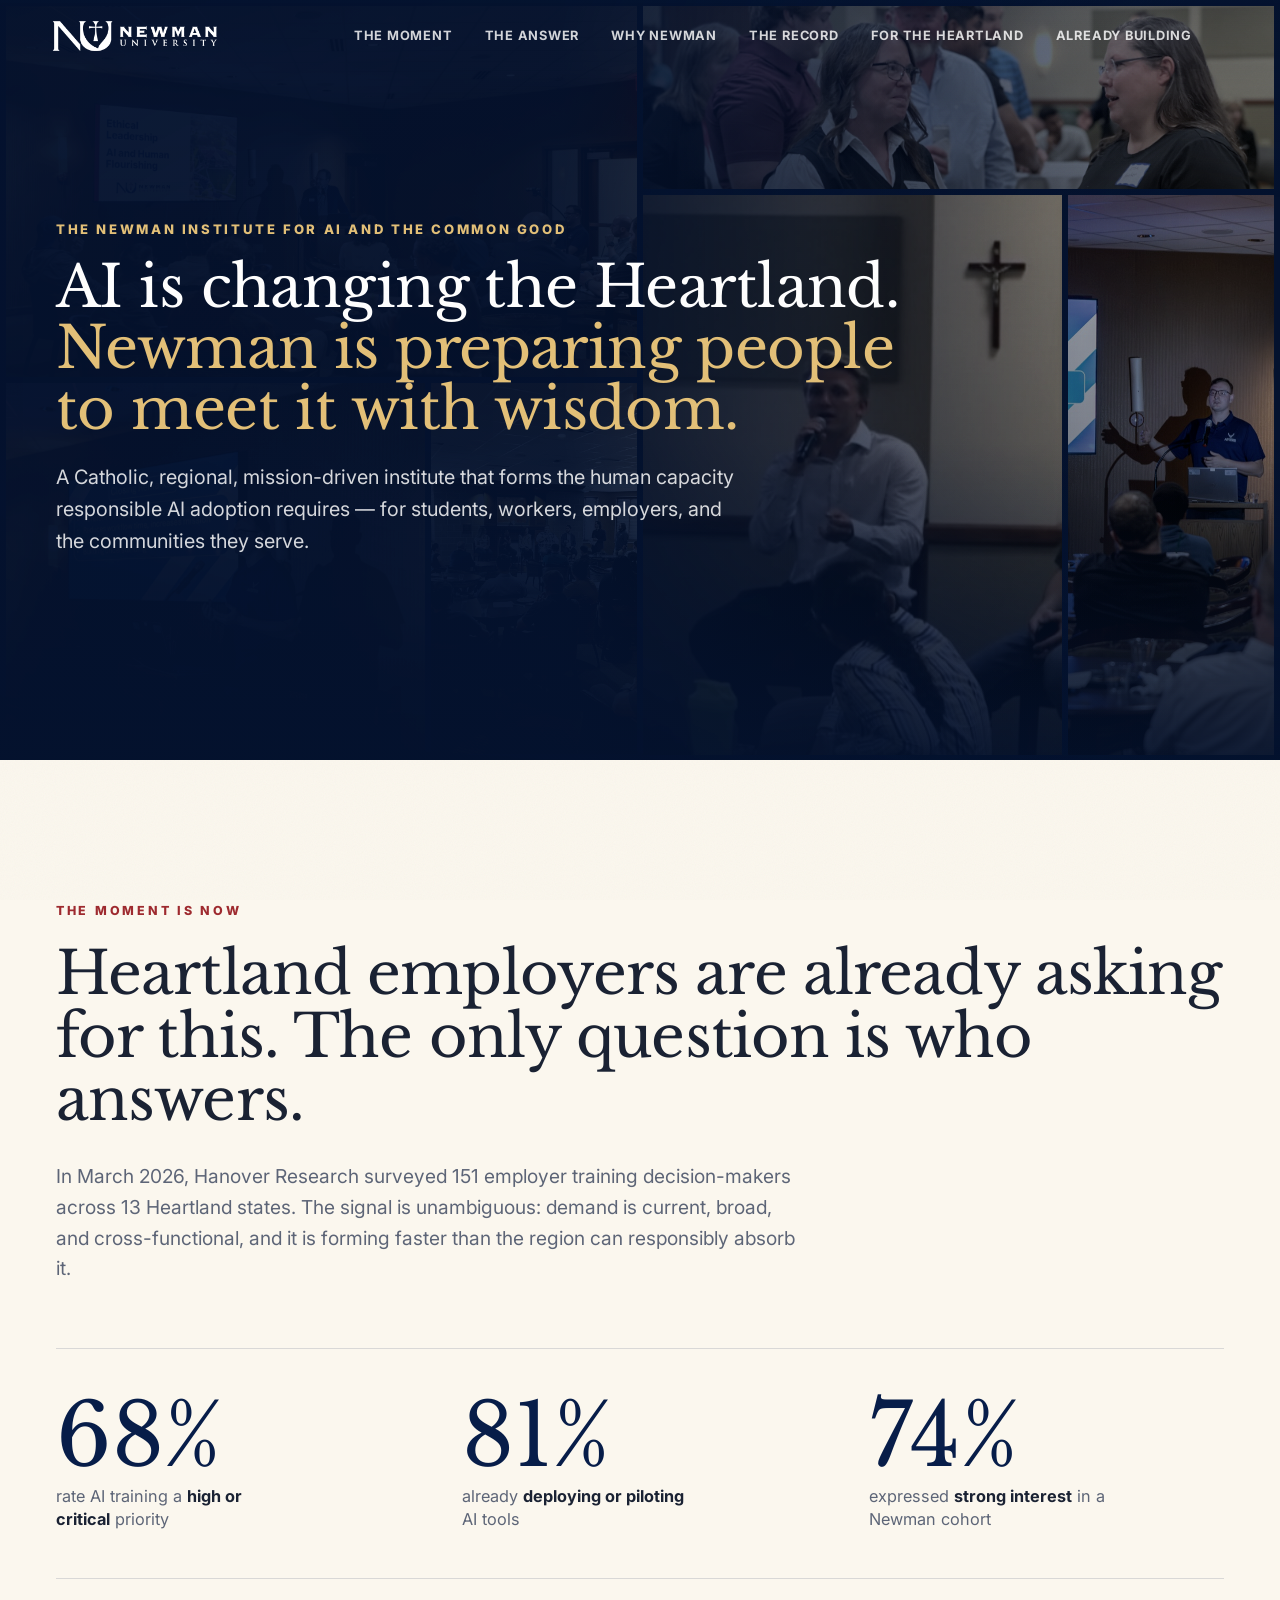
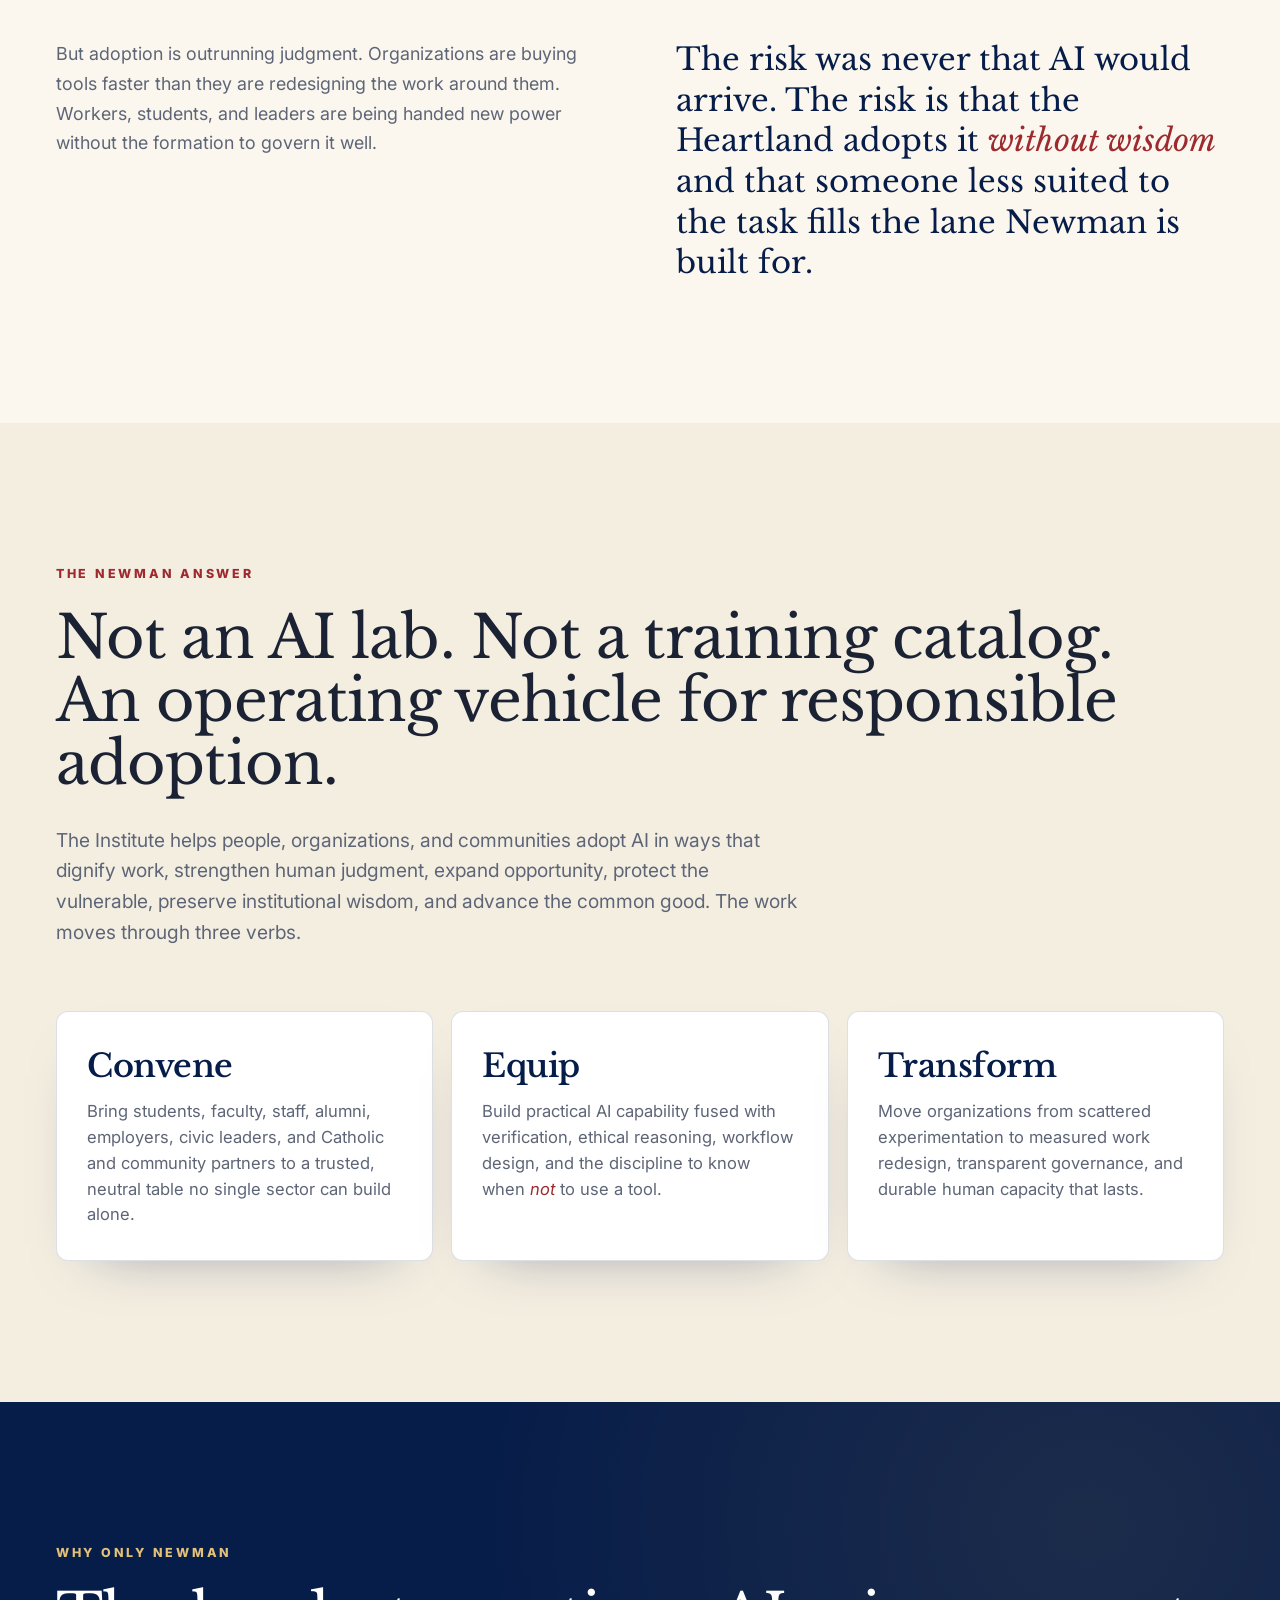
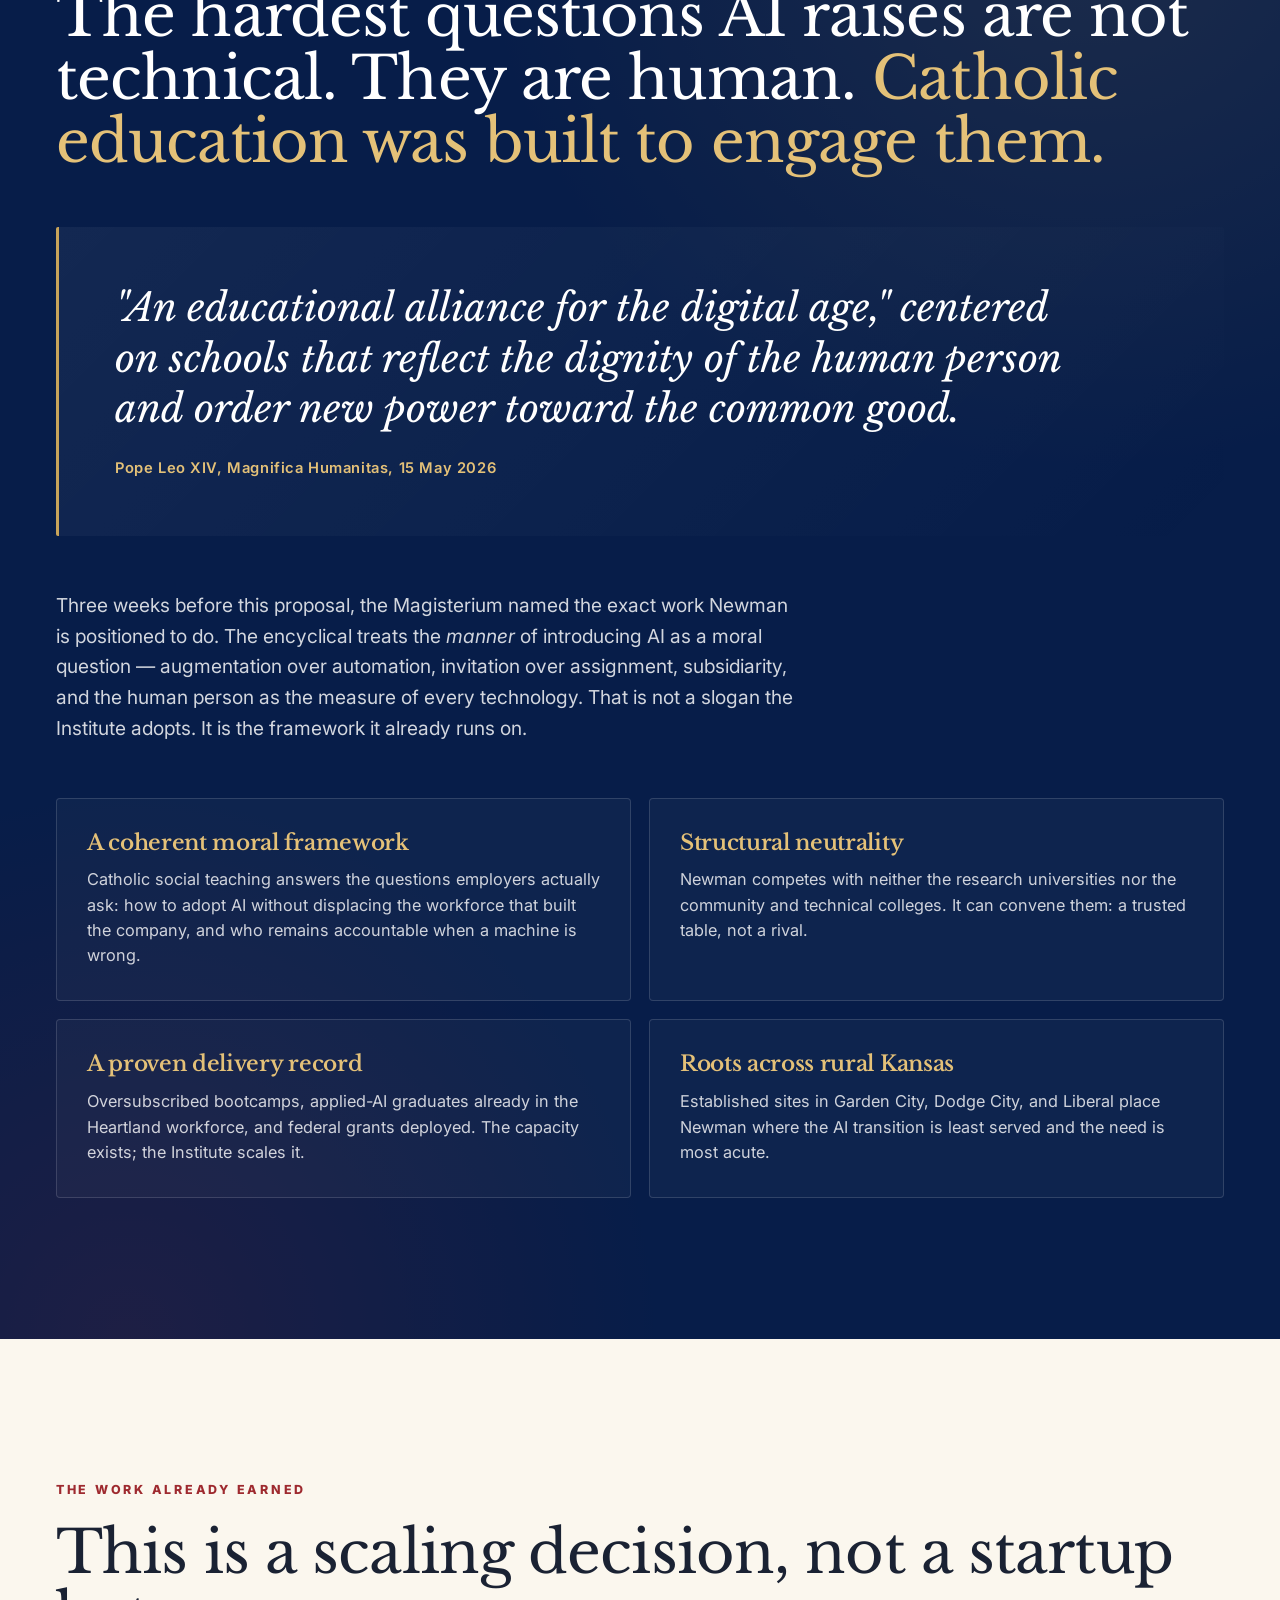
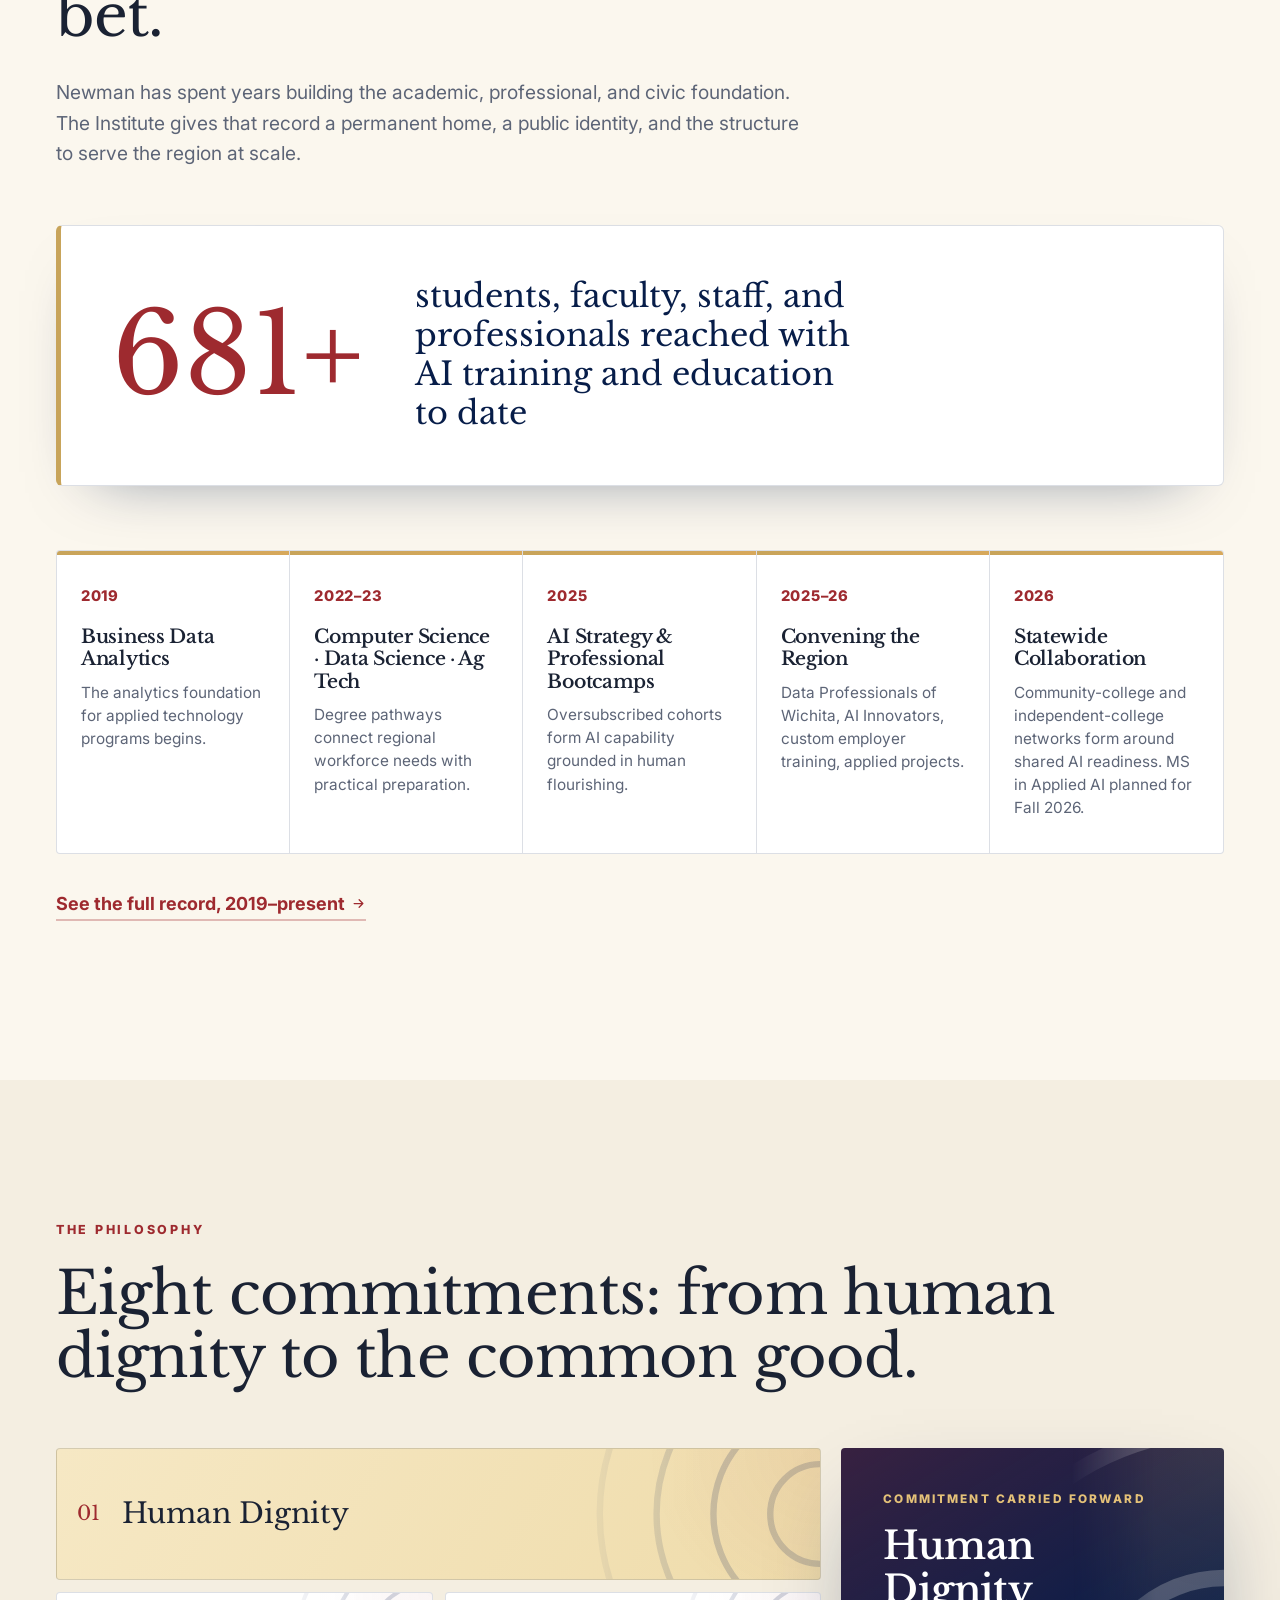
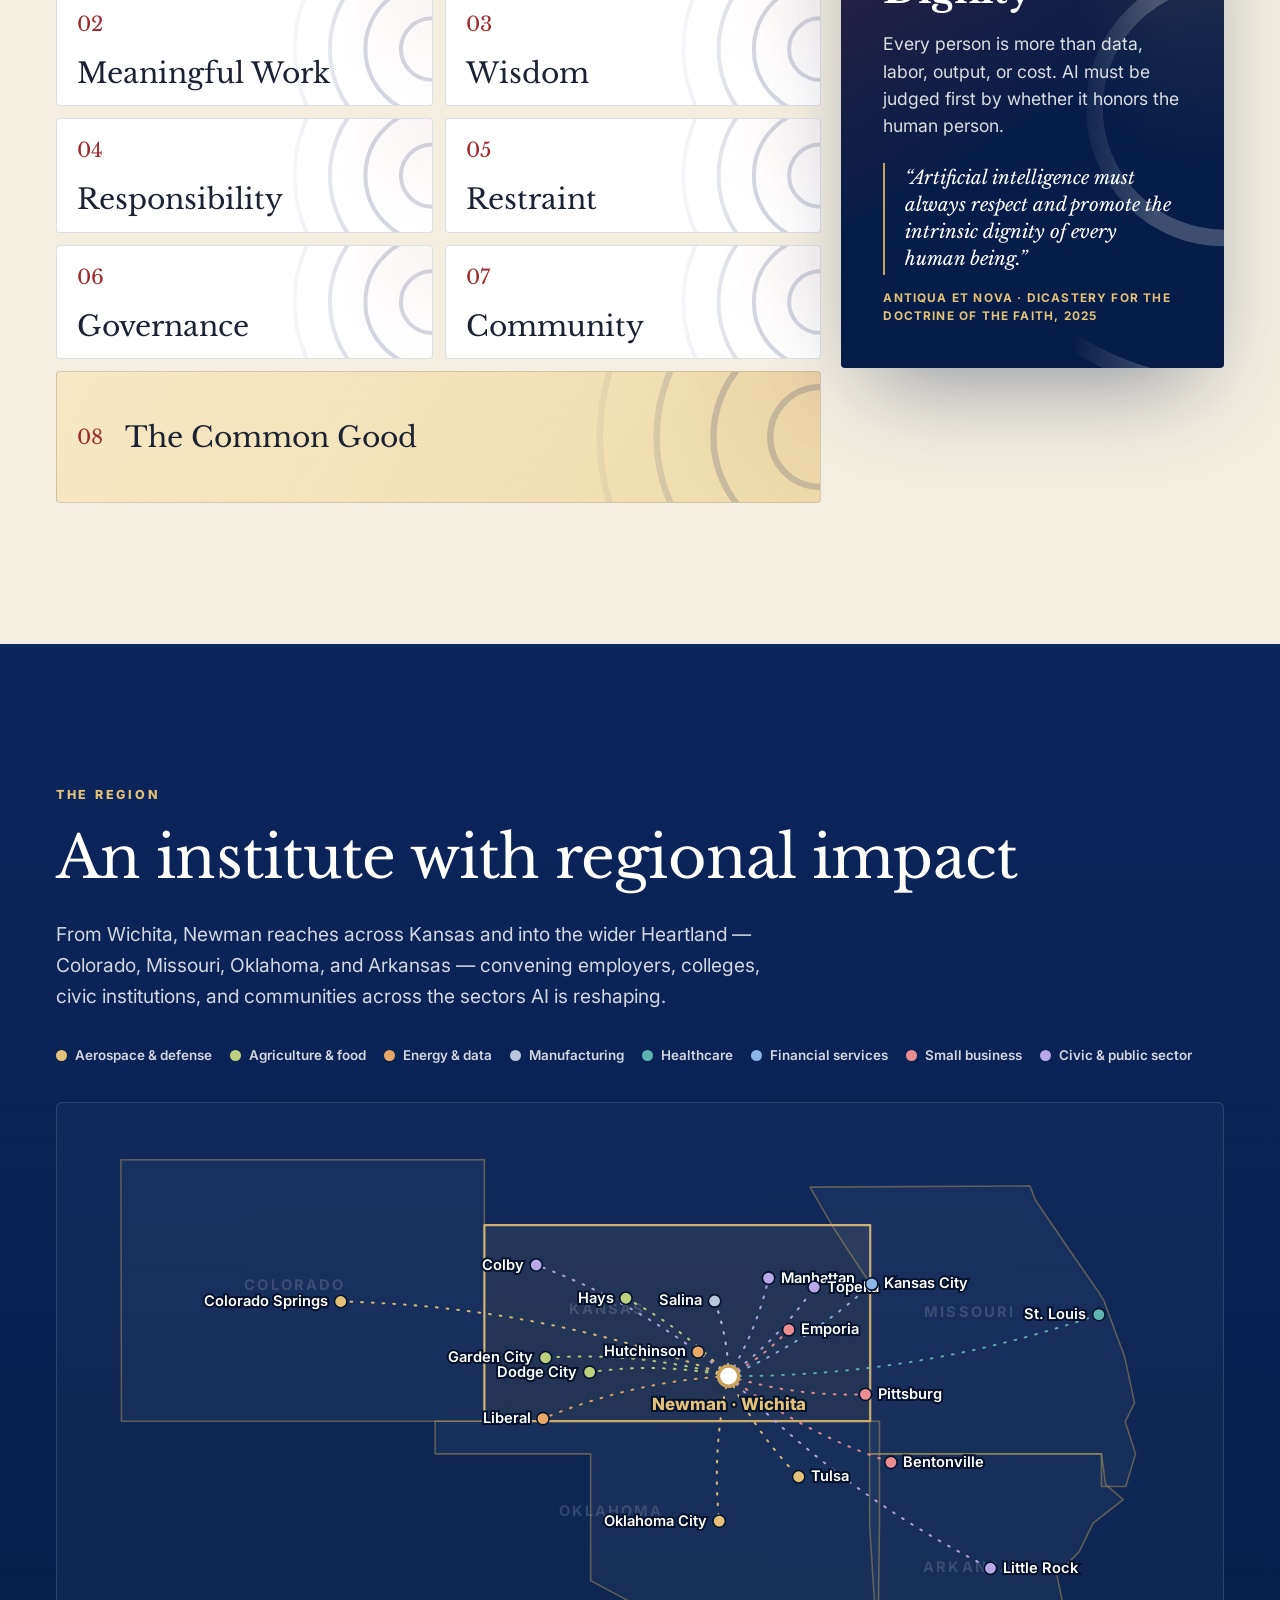
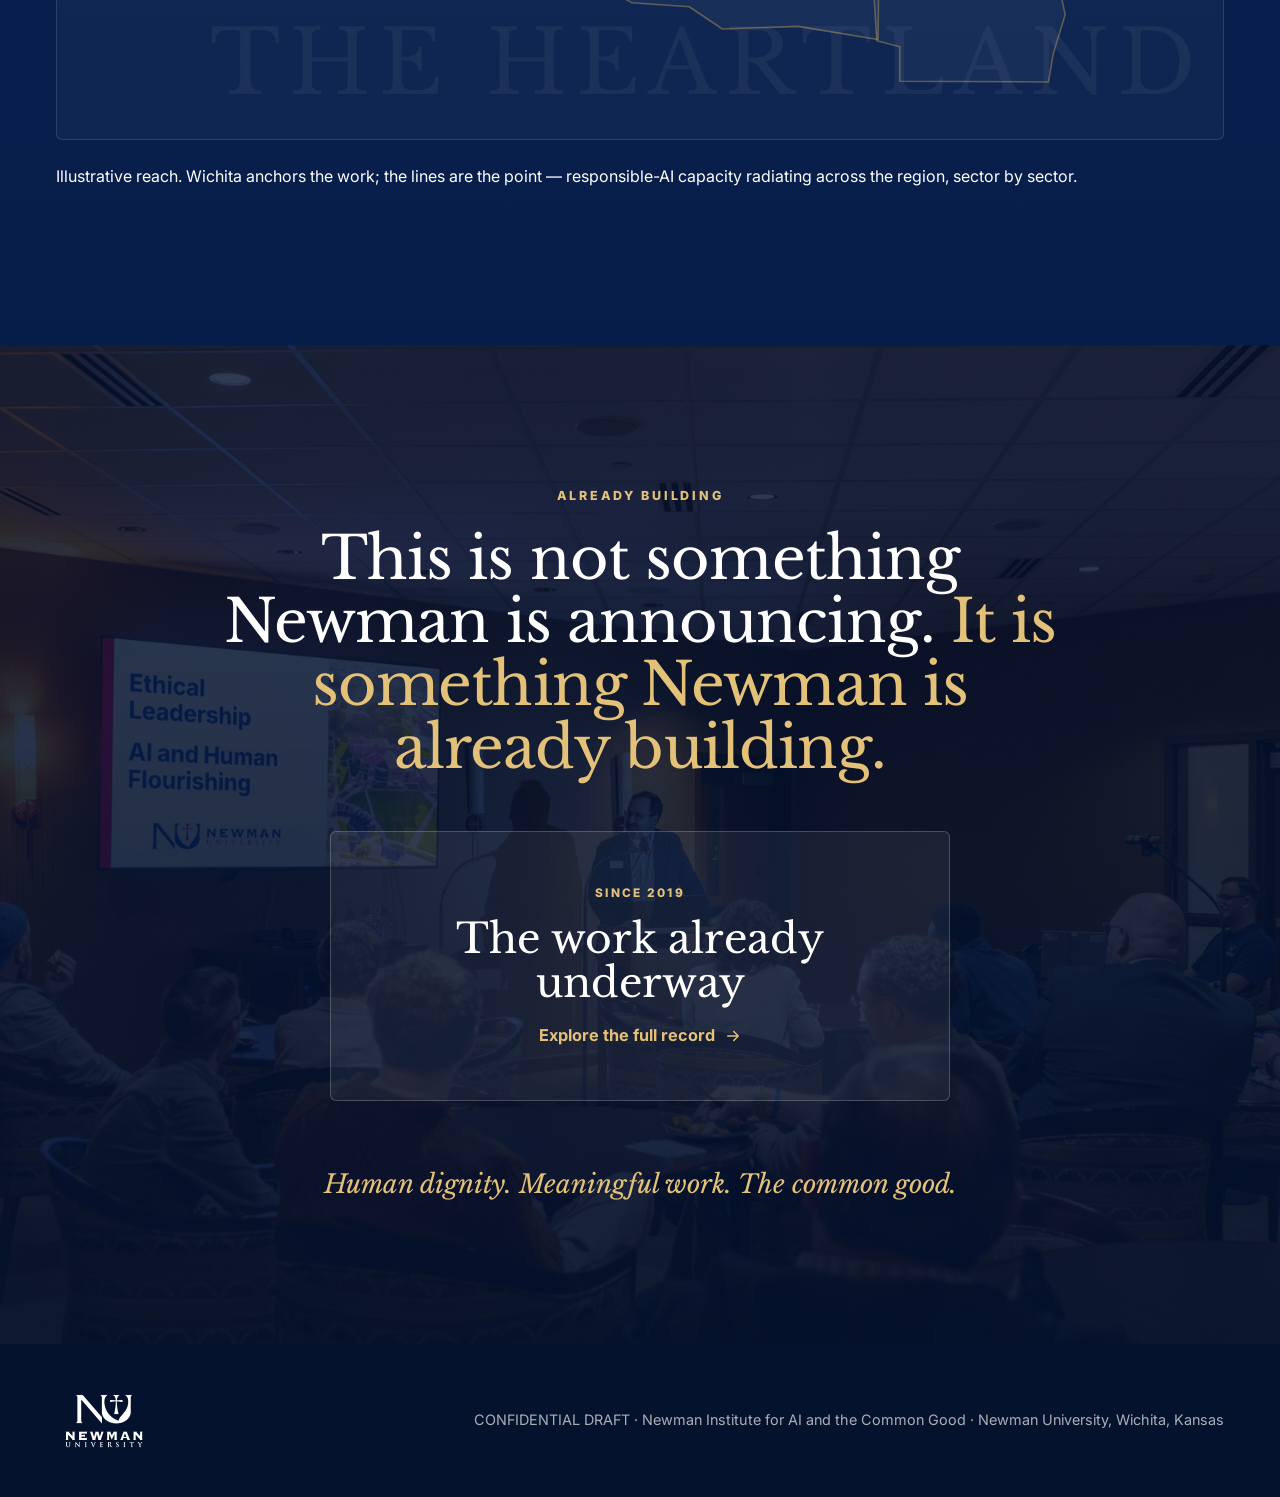
<file: index.html>
<!doctype html>
<html lang="en">
<head>
  <meta charset="utf-8">
  <meta name="viewport" content="width=device-width, initial-scale=1">
  <title>CONFIDENTIAL DRAFT - Newman Institute for AI and the Common Good</title>
  <meta name="description" content="A Catholic, regional, mission-driven institute helping the Heartland adopt artificial intelligence with wisdom, dignity, and the common good in view.">
  <link rel="icon" href="data:image/svg+xml,%3Csvg xmlns='http://www.w3.org/2000/svg' viewBox='0 0 64 64'%3E%3Crect width='64' height='64' fill='%23071D49'/%3E%3Cpath d='M13 48V15h8l23 25V15h8v33h-8L21 23v25z' fill='%23fffaf0'/%3E%3Cpath d='M35 12h8v8h8v8h-8v20h-8V28h-8v-8h8z' fill='%23C8A45A'/%3E%3C/svg%3E">
  <link rel="preconnect" href="https://fonts.googleapis.com">
  <link rel="preconnect" href="https://fonts.gstatic.com" crossorigin>
  <link rel="stylesheet" media="print" onload="this.media='all'" href="https://fonts.googleapis.com/css2?family=Libre+Baskerville:ital,wght@0,400;0,700;1,400&family=Inter:wght@400;500;600;700;800&display=swap">
  <noscript><link rel="stylesheet" href="https://fonts.googleapis.com/css2?family=Libre+Baskerville:ital,wght@0,400;0,700;1,400&family=Inter:wght@400;500;600;700;800&display=swap"></noscript>
  <link rel="stylesheet" href="styles.css">
</head>
<body>
  <a class="skip-link" href="#main">Skip to main content</a>
  <div class="grain" aria-hidden="true"></div>
  <div class="progress" aria-hidden="true"><span id="progressBar"></span></div>

  <header class="site-header" id="siteHeader" aria-label="Site header">
    <a class="brand" href="#top" aria-label="Newman University home">
      <img src="assets/Newman Logo HZ.png" alt="Newman University">
    </a>
    <nav class="site-nav" aria-label="Primary navigation">
      <a href="#moment">The Moment</a>
      <a href="#answer">The Answer</a>
      <a href="#why">Why Newman</a>
      <a href="#work">The Record</a>
      <a href="#map">For the Heartland</a>
      <a href="#invitation">Already Building</a>
    </nav>
    <button class="nav-toggle" id="navToggle" type="button" aria-expanded="false" aria-controls="mobileNav">Menu</button>
  </header>

  <nav class="mobile-nav" id="mobileNav" aria-label="Mobile navigation">
    <a href="#moment">The Moment</a>
    <a href="#answer">The Answer</a>
    <a href="#why">Why Newman</a>
    <a href="#work">The Record</a>
    <a href="#philosophy">Philosophy</a>
    <a href="#map">The Region</a>
  </nav>

  <main id="main">

    <!-- ============== HERO ============== -->
    <section class="hero" id="top" aria-labelledby="hero-title">
      <div class="hero-mosaic" id="heroMosaic" aria-hidden="true">
        <figure class="m m1"><img src="assets/optimized/hero-convening.jpg" alt=""></figure>
        <figure class="m m2"><img src="assets/optimized/conversation.jpg" alt=""></figure>
        <figure class="m m3"><img src="assets/optimized/wisdom-worker.jpg" alt=""></figure>
        <figure class="m m4"><img src="assets/optimized/panel-discussion.jpg" alt=""></figure>
        <figure class="m m5"><img src="assets/optimized/community-room.jpg" alt=""></figure>
        <figure class="m m6"><img src="assets/optimized/professional-presentation.jpg" alt=""></figure>
      </div>
      <div class="hero-veil" aria-hidden="true"></div>

      <div class="hero-copy">
        <p class="eyebrow reveal">The Newman Institute for AI and the Common Good</p>
        <h1 id="hero-title" class="reveal">AI is changing the Heartland.<br><span class="accent">Newman is preparing people to meet it with wisdom.</span></h1>
        <p class="hero-lede reveal">A Catholic, regional, mission-driven institute that forms the human capacity responsible AI adoption requires — for students, workers, employers, and the communities they serve.</p>
      </div>
    </section>

    <!-- ============== THE MOMENT (market urgency) ============== -->
    <section class="section moment" id="moment" aria-labelledby="moment-title">
      <div class="wrap">
        <p class="kicker reveal">The moment is now</p>
        <h2 id="moment-title" class="reveal">Heartland employers are already asking for this. The only question is who answers.</h2>
        <p class="lead reveal">In March 2026, Hanover Research surveyed 151 employer training decision-makers across 13 Heartland states. The signal is unambiguous: demand is current, broad, and cross-functional, and it is forming faster than the region can responsibly absorb it.</p>

        <div class="stat-row">
          <div class="stat reveal">
            <span class="stat-num" data-target="68" data-suffix="%">0%</span>
            <span class="stat-label">rate AI training a <strong>high or critical</strong> priority</span>
          </div>
          <div class="stat reveal">
            <span class="stat-num" data-target="81" data-suffix="%">0%</span>
            <span class="stat-label">already <strong>deploying or piloting</strong> AI tools</span>
          </div>
          <div class="stat reveal">
            <span class="stat-num" data-target="74" data-suffix="%">0%</span>
            <span class="stat-label">expressed <strong>strong interest</strong> in a Newman cohort</span>
          </div>
        </div>

        <div class="tension reveal">
          <p>But adoption is outrunning judgment. Organizations are buying tools faster than they are redesigning the work around them. Workers, students, and leaders are being handed new power without the formation to govern it well.</p>
          <p class="tension-line">The risk was never that AI would arrive. The risk is that the Heartland adopts it <em>without wisdom</em> and that someone less suited to the task fills the lane Newman is built for.</p>
        </div>
      </div>
    </section>

    <!-- ============== THE ANSWER ============== -->
    <section class="section answer" id="answer" aria-labelledby="answer-title">
      <div class="wrap">
        <p class="kicker reveal">The Newman answer</p>
        <h2 id="answer-title" class="reveal">Not an AI lab. Not a training catalog.<br>An operating vehicle for responsible adoption.</h2>
        <p class="lead reveal">The Institute helps people, organizations, and communities adopt AI in ways that dignify work, strengthen human judgment, expand opportunity, protect the vulnerable, preserve institutional wisdom, and advance the common good. The work moves through three verbs.</p>

        <div class="verbs">
          <article class="verb reveal">
            <h3>Convene</h3>
            <p>Bring students, faculty, staff, alumni, employers, civic leaders, and Catholic and community partners to a trusted, neutral table no single sector can build alone.</p>
          </article>
          <article class="verb reveal">
            <h3>Equip</h3>
            <p>Build practical AI capability fused with verification, ethical reasoning, workflow design, and the discipline to know when <em>not</em> to use a tool.</p>
          </article>
          <article class="verb reveal">
            <h3>Transform</h3>
            <p>Move organizations from scattered experimentation to measured work redesign, transparent governance, and durable human capacity that lasts.</p>
          </article>
        </div>
      </div>
    </section>

    <!-- ============== WHY ONLY NEWMAN (Catholic anchor) ============== -->
    <section class="section why" id="why" aria-labelledby="why-title">
      <div class="why-bg" aria-hidden="true"></div>
      <div class="wrap">
        <p class="kicker light reveal">Why only Newman</p>
        <h2 id="why-title" class="reveal">The hardest questions AI raises are not technical. They are human. <span class="accent">Catholic education was built to engage them.</span></h2>

        <figure class="encyclical reveal">
          <blockquote>"An educational alliance for the digital age," centered on schools that reflect the dignity of the human person and order new power toward the common good.</blockquote>
          <figcaption>Pope Leo XIV, <cite>Magnifica Humanitas</cite>, 15 May 2026</figcaption>
        </figure>

        <p class="lead light reveal">Three weeks before this proposal, the Magisterium named the exact work Newman is positioned to do. The encyclical treats the <em>manner</em> of introducing AI as a moral question — augmentation over automation, invitation over assignment, subsidiarity, and the human person as the measure of every technology. That is not a slogan the Institute adopts. It is the framework it already runs on.</p>

        <div class="why-grid">
          <article class="why-card reveal">
            <h3>A coherent moral framework</h3>
            <p>Catholic social teaching answers the questions employers actually ask: how to adopt AI without displacing the workforce that built the company, and who remains accountable when a machine is wrong.</p>
          </article>
          <article class="why-card reveal">
            <h3>Structural neutrality</h3>
            <p>Newman competes with neither the research universities nor the community and technical colleges. It can convene them: a trusted table, not a rival.</p>
          </article>
          <article class="why-card reveal">
            <h3>A proven delivery record</h3>
            <p>Oversubscribed bootcamps, applied-AI graduates already in the Heartland workforce, and federal grants deployed. The capacity exists; the Institute scales it.</p>
          </article>
          <article class="why-card reveal">
            <h3>Roots across rural Kansas</h3>
            <p>Established sites in Garden City, Dodge City, and Liberal place Newman where the AI transition is least served and the need is most acute.</p>
          </article>
        </div>
      </div>
    </section>

    <!-- ============== THE RECORD (work already earned) ============== -->
    <section class="section work" id="work" aria-labelledby="work-title">
      <div class="wrap">
        <p class="kicker reveal">The work already earned</p>
        <h2 id="work-title" class="reveal">This is a scaling decision, not a startup bet.</h2>
        <p class="lead reveal">Newman has spent years building the academic, professional, and civic foundation. The Institute gives that record a permanent home, a public identity, and the structure to serve the region at scale.</p>

        <div class="proof-callout reveal">
          <span class="proof-num" data-target="700" data-suffix="+">0</span>
          <p class="proof-statement">students, faculty, staff, and professionals reached with AI training and education to date</p>
        </div>

        <ol class="timeline" aria-label="Newman AI and technology momentum">
          <li class="t-item reveal"><span class="t-year">2019</span><h3>Business Data Analytics</h3><p>The analytics foundation for applied technology programs begins.</p></li>
          <li class="t-item reveal"><span class="t-year">2022–23</span><h3>Computer Science · Data Science · Ag Tech</h3><p>Degree pathways connect regional workforce needs with practical preparation.</p></li>
          <li class="t-item reveal"><span class="t-year">2025</span><h3>AI Strategy &amp; Professional Bootcamps</h3><p>Oversubscribed cohorts form AI capability grounded in human flourishing.</p></li>
          <li class="t-item reveal"><span class="t-year">2025–26</span><h3>Convening the Region</h3><p>Data Professionals of Wichita, AI Innovators, custom employer training, applied projects.</p></li>
          <li class="t-item reveal"><span class="t-year">2026</span><h3>Statewide Collaboration</h3><p>Community-college and independent-college networks form around shared AI readiness. MS in Applied AI planned for Fall 2026.</p></li>
        </ol>
        <p class="reveal" style="margin-top:36px"><a class="inline-link" href="the-record.html">See the full record, 2019&ndash;present <svg viewBox="0 0 24 24" width="15" height="15" aria-hidden="true"><path d="M5 12h14m0 0l-6-6m6 6l-6 6" fill="none" stroke="currentColor" stroke-width="2" stroke-linecap="round" stroke-linejoin="round"></path></svg></a></p>
      </div>
    </section>

    <!-- ============== PHILOSOPHY WALL ============== -->
    <section class="section philosophy" id="philosophy" aria-labelledby="phil-title">
      <div class="wrap">
        <p class="kicker reveal">The philosophy</p>
        <h2 id="phil-title" class="reveal">Eight commitments: from human dignity to the common good.</h2>

        <div class="phil-stage">
          <div class="phil-grid" role="list">
            <button class="pcard good" type="button" data-c="Human Dignity" role="listitem"><span>01</span><strong>Human Dignity</strong></button>
            <button class="pcard" type="button" data-c="Meaningful Work" role="listitem"><span>02</span><strong>Meaningful Work</strong></button>
            <button class="pcard" type="button" data-c="Wisdom" role="listitem"><span>03</span><strong>Wisdom</strong></button>
            <button class="pcard" type="button" data-c="Responsibility" role="listitem"><span>04</span><strong>Responsibility</strong></button>
            <button class="pcard" type="button" data-c="Restraint" role="listitem"><span>05</span><strong>Restraint</strong></button>
            <button class="pcard" type="button" data-c="Governance" role="listitem"><span>06</span><strong>Governance</strong></button>
            <button class="pcard" type="button" data-c="Community" role="listitem"><span>07</span><strong>Community</strong></button>
            <button class="pcard good" type="button" data-c="The Common Good" role="listitem"><span>08</span><strong>The Common Good</strong></button>
          </div>
          <aside class="phil-detail" aria-live="polite">
            <p class="mini">Commitment carried forward</p>
            <h3 id="cTitle">Human Dignity</h3>
            <p id="cText">Every person is more than data, labor, output, or cost. AI must be judged first by whether it honors the human person.</p>
            <blockquote class="phil-quote" id="cQuote">&ldquo;Artificial intelligence must always respect and promote the intrinsic dignity of every human being.&rdquo;</blockquote>
            <cite class="phil-cite" id="cCite">Antiqua et Nova &middot; Dicastery for the Doctrine of the Faith, 2025</cite>
          </aside>
        </div>
      </div>
    </section>

    <!-- ============== THE REGION (Kansas map) ============== -->
    <section class="section region" id="map" aria-labelledby="map-title">
      <div class="wrap">
        <p class="kicker light reveal">The region</p>
        <h2 id="map-title" class="reveal">An institute with regional impact</h2>
        <p class="lead light reveal">From Wichita, Newman reaches across Kansas and into the wider Heartland — Colorado, Missouri, Oklahoma, and Arkansas — convening employers, colleges, civic institutions, and communities across the sectors AI is reshaping.</p>

        <div class="map-legend" aria-label="Sectors represented">
          <span class="skey"><i style="background:#e4c178"></i>Aerospace & defense</span>
          <span class="skey"><i style="background:#bcd07e"></i>Agriculture & food</span>
          <span class="skey"><i style="background:#e8a765"></i>Energy & data</span>
          <span class="skey"><i style="background:#b9c6db"></i>Manufacturing</span>
          <span class="skey"><i style="background:#5fb3b0"></i>Healthcare</span>
          <span class="skey"><i style="background:#8bb6e6"></i>Financial services</span>
          <span class="skey"><i style="background:#e98d92"></i>Small business</span>
          <span class="skey"><i style="background:#b9a7e6"></i>Civic & public sector</span>
        </div>

        <div class="map-frame reveal">
          <svg id="hubMap" viewBox="0 0 1017 546" role="img" aria-label="Map of Kansas, Colorado, Missouri, Oklahoma, and Arkansas showing Newman's convening reach from Wichita across many sectors">
    <path class="state co" d="M47.8,41.5 L370.4,41.5 L370.4,273.5 L48.3,273.5 Z"></path>
    <path class="state ks" d="M370.4,99.5 L712.8,99.5 L712.8,273.5 L370.4,273.5 Z"></path>
    <path class="state ok" d="M326.7,273.5 L721.0,273.5 L721.0,366.3 L719.7,467.2 L648.8,455.6 L581.6,457.9 L552.2,438.2 L501.5,434.7 L464.7,415.0 L464.7,302.5 L326.7,302.5 Z"></path>
    <path class="state mo" d="M659.4,65.8 L854.5,64.7 L859.5,77.4 L890.8,123.3 L915.7,159.2 L920.3,166.8 L938.7,216.6 L947.4,257.2 L939.1,274.1 L948.3,302.5 L939.6,331.5 L918.0,331.5 L918.0,302.5 L712.3,302.5 L712.3,150.5 L699.4,131.4 L680.5,102.4 Z"></path>
    <path class="state ar" d="M712.3,302.5 L918.0,302.5 L921.7,329.7 L937.3,343.1 L910.6,364.0 L898.2,389.5 L878.4,409.8 L885.8,445.2 L875.2,480.0 L871.0,504.9 L739.0,504.3 L739.0,473.6 L718.7,468.4 L712.3,366.3 Z"></path>
    <text class="state-name" x="202" y="157">COLORADO</text>
    <text class="state-name" x="479" y="178">KANSAS</text>
    <text class="state-name" x="483" y="358">OKLAHOMA</text>
    <text class="state-name" x="801" y="181">MISSOURI</text>
    <text class="state-name" x="805" y="407">ARKANSAS</text>
    <path class="mline" style="stroke:#bcd07e;animation-duration:3.1s;animation-delay:0.2s" d="M587.1,233.5 Q507.3,211.5 424.7,217.2"></path>
    <path class="mline" style="stroke:#bcd07e;animation-duration:3.6s;animation-delay:0.1s" d="M587.1,233.5 Q525.8,221.2 463.8,230.0"></path>
    <path class="mline" style="stroke:#bcd07e;animation-duration:3.5s;animation-delay:0.4s" d="M587.1,233.5 Q547.4,191.2 496.0,164.4"></path>
    <path class="mline" style="stroke:#e8a765;animation-duration:2.7s;animation-delay:0.6s" d="M587.1,233.5 Q501.6,238.3 422.4,271.2"></path>
    <path class="mline" style="stroke:#e8a765;animation-duration:2.7s;animation-delay:0.5s" d="M587.1,233.5 Q575.4,220.4 560.0,212.0"></path>
    <path class="mline" style="stroke:#b9c6db;animation-duration:2.7s;animation-delay:0.1s" d="M587.1,233.5 Q586.6,199.1 574.7,166.8"></path>
    <path class="mline" style="stroke:#b9a7e6;animation-duration:3.3s;animation-delay:1.0s" d="M587.1,233.5 Q510.2,169.6 416.4,134.9"></path>
    <path class="mline" style="stroke:#b9a7e6;animation-duration:2.8s;animation-delay:0.3s" d="M587.1,233.5 Q612.2,193.0 622.6,146.5"></path>
    <path class="mline" style="stroke:#b9a7e6;animation-duration:3.6s;animation-delay:1.1s" d="M587.1,233.5 Q631.8,200.5 663.1,154.6"></path>
    <path class="mline" style="stroke:#e98d92;animation-duration:3.5s;animation-delay:0.5s" d="M587.1,233.5 Q617.3,217.4 640.5,192.3"></path>
    <path class="mline" style="stroke:#e98d92;animation-duration:4.2s;animation-delay:0.1s" d="M587.1,233.5 Q646.5,251.9 708.6,249.7"></path>
    <path class="mline" style="stroke:#e4c178;animation-duration:4.0s;animation-delay:0.3s" d="M587.1,233.5 Q420.7,171.1 242.9,167.3"></path>
    <path class="mline" style="stroke:#8bb6e6;animation-duration:2.8s;animation-delay:0.1s" d="M587.1,233.5 Q657.6,203.4 714.1,151.7"></path>
    <path class="mline" style="stroke:#e4c178;animation-duration:3.1s;animation-delay:1.0s" d="M587.1,233.5 Q610.6,283.4 649.3,322.8"></path>
    <path class="mline" style="stroke:#e4c178;animation-duration:2.9s;animation-delay:0.7s" d="M587.1,233.5 Q572.0,297.1 578.8,362.2"></path>
    <path class="mline" style="stroke:#5fb3b0;animation-duration:3.6s;animation-delay:0.4s" d="M587.1,233.5 Q756.0,234.1 915.7,178.9"></path>
    <path class="mline" style="stroke:#e98d92;animation-duration:3.5s;animation-delay:0.1s" d="M587.1,233.5 Q652.6,284.0 731.2,310.0"></path>
    <path class="mline" style="stroke:#b9a7e6;animation-duration:2.7s;animation-delay:0.2s" d="M587.1,233.5 Q688.8,338.5 819.5,404.0"></path>
    <g class="mnode"><circle cx="424.7" cy="217.2" r="5.5" style="fill:#bcd07e"></circle><text x="413.7" y="221.2" text-anchor="end">Garden City</text></g>
    <g class="mnode"><circle cx="463.8" cy="230.0" r="5.5" style="fill:#bcd07e"></circle><text x="452.8" y="234.0" text-anchor="end">Dodge City</text></g>
    <g class="mnode"><circle cx="496.0" cy="164.4" r="5.5" style="fill:#bcd07e"></circle><text x="485.0" y="168.4" text-anchor="end">Hays</text></g>
    <g class="mnode"><circle cx="422.4" cy="271.2" r="5.5" style="fill:#e8a765"></circle><text x="411.4" y="275.2" text-anchor="end">Liberal</text></g>
    <g class="mnode"><circle cx="560.0" cy="212.0" r="5.5" style="fill:#e8a765"></circle><text x="549.0" y="216.0" text-anchor="end">Hutchinson</text></g>
    <g class="mnode"><circle cx="574.7" cy="166.8" r="5.5" style="fill:#b9c6db"></circle><text x="563.7" y="170.8" text-anchor="end">Salina</text></g>
    <g class="mnode"><circle cx="416.4" cy="134.9" r="5.5" style="fill:#b9a7e6"></circle><text x="405.4" y="138.9" text-anchor="end">Colby</text></g>
    <g class="mnode"><circle cx="622.6" cy="146.5" r="5.5" style="fill:#b9a7e6"></circle><text x="633.6" y="150.5" text-anchor="start">Manhattan</text></g>
    <g class="mnode"><circle cx="663.1" cy="154.6" r="5.5" style="fill:#b9a7e6"></circle><text x="674.1" y="158.6" text-anchor="start">Topeka</text></g>
    <g class="mnode"><circle cx="640.5" cy="192.3" r="5.5" style="fill:#e98d92"></circle><text x="651.5" y="196.3" text-anchor="start">Emporia</text></g>
    <g class="mnode"><circle cx="708.6" cy="249.7" r="5.5" style="fill:#e98d92"></circle><text x="719.6" y="253.7" text-anchor="start">Pittsburg</text></g>
    <g class="mnode"><circle cx="242.9" cy="167.3" r="5.5" style="fill:#e4c178"></circle><text x="231.9" y="171.3" text-anchor="end">Colorado Springs</text></g>
    <g class="mnode"><circle cx="714.1" cy="151.7" r="5.5" style="fill:#8bb6e6"></circle><text x="725.1" y="155.7" text-anchor="start">Kansas City</text></g>
    <g class="mnode"><circle cx="649.3" cy="322.8" r="5.5" style="fill:#e4c178"></circle><text x="660.3" y="326.8" text-anchor="start">Tulsa</text></g>
    <g class="mnode"><circle cx="578.8" cy="362.2" r="5.5" style="fill:#e4c178"></circle><text x="567.8" y="366.2" text-anchor="end">Oklahoma City</text></g>
    <g class="mnode"><circle cx="915.7" cy="178.9" r="5.5" style="fill:#5fb3b0"></circle><text x="904.7" y="182.9" text-anchor="end">St. Louis</text></g>
    <g class="mnode"><circle cx="731.2" cy="310.0" r="5.5" style="fill:#e98d92"></circle><text x="742.2" y="314.0" text-anchor="start">Bentonville</text></g>
    <g class="mnode"><circle cx="819.5" cy="404.0" r="5.5" style="fill:#b9a7e6"></circle><text x="830.5" y="408.0" text-anchor="start">Little Rock</text></g>
    <g class="mnode hub"><circle class="pulse" cx="587.1" cy="233.5" r="8"></circle><circle class="dot" cx="587.1" cy="233.5" r="9"></circle><text x="587.1" y="263.5" text-anchor="middle">Newman · Wichita</text></g>
          </svg>
          <span class="map-watermark" aria-hidden="true">THE HEARTLAND</span>
        </div>
        <p class="map-caption light reveal">Illustrative reach. Wichita anchors the work; the lines are the point — responsible-AI capacity radiating across the region, sector by sector.</p>
      </div>
    </section>

    <!-- ============== ALREADY BUILDING ============== -->
    <section class="section invitation" id="invitation" aria-labelledby="inv-title">
      <div class="inv-veil" aria-hidden="true"></div>
      <div class="wrap inv-wrap">
        <p class="kicker light reveal">Already Building</p>
        <h2 id="inv-title" class="reveal">This is not something Newman is announcing. <span class="accent">It is something Newman is already building.</span></h2>
        <div class="inv-cta">
          <a class="cta-feature" href="the-record.html">
            <span class="cta-eyebrow">Since 2019</span>
            <strong>The work already underway</strong>
            <span class="cta-go">Explore the full record
              <svg viewBox="0 0 24 24" width="18" height="18" aria-hidden="true"><path d="M5 12h14m0 0l-6-6m6 6l-6 6" fill="none" stroke="currentColor" stroke-width="2" stroke-linecap="round" stroke-linejoin="round"/></svg>
            </span>
          </a>
        </div>
        <p class="closing reveal">Human dignity. Meaningful work. The common good.</p>
      </div>
    </section>
  </main>

  <footer class="site-footer">
    <img src="assets/Newman Logo VT_White.png" alt="Newman University">
    <p>CONFIDENTIAL DRAFT · Newman Institute for AI and the Common Good · Newman University, Wichita, Kansas</p>
  </footer>

  <script src="script.js"></script>
</body>
</html>
</file>
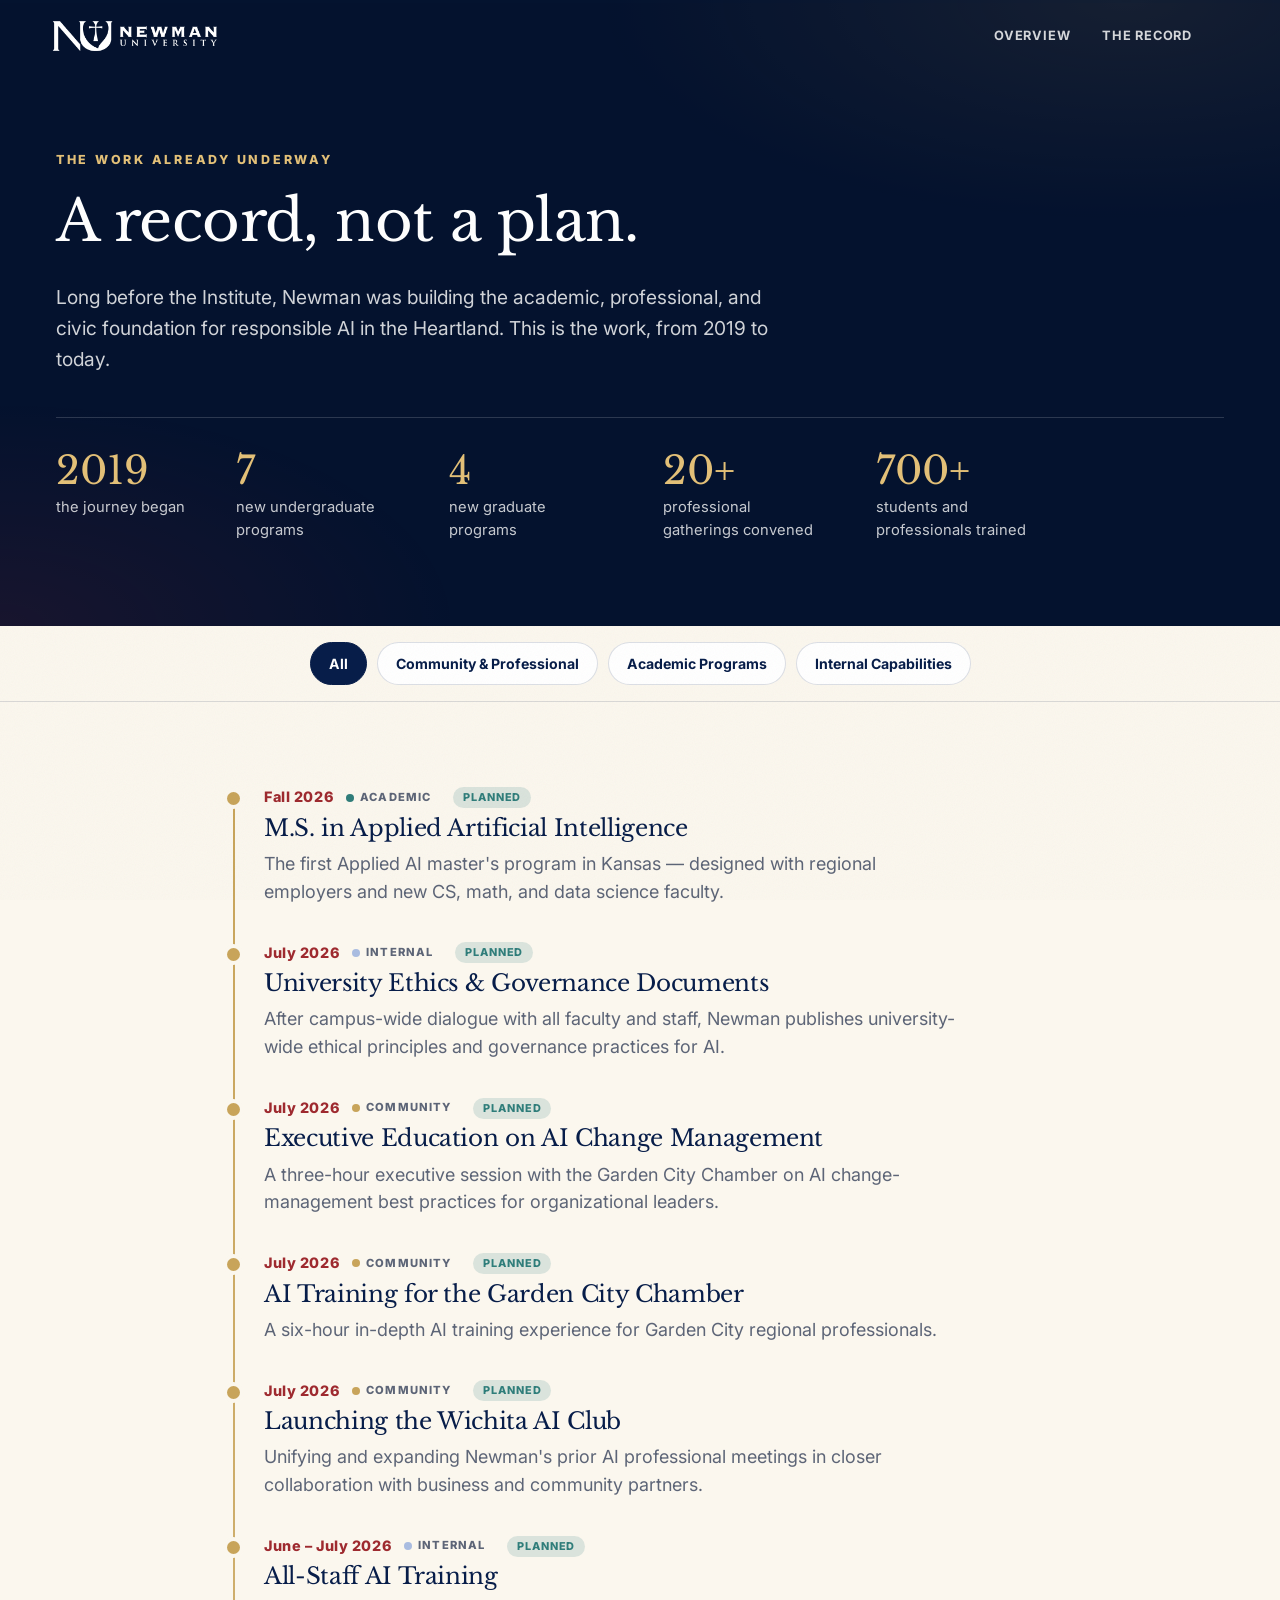
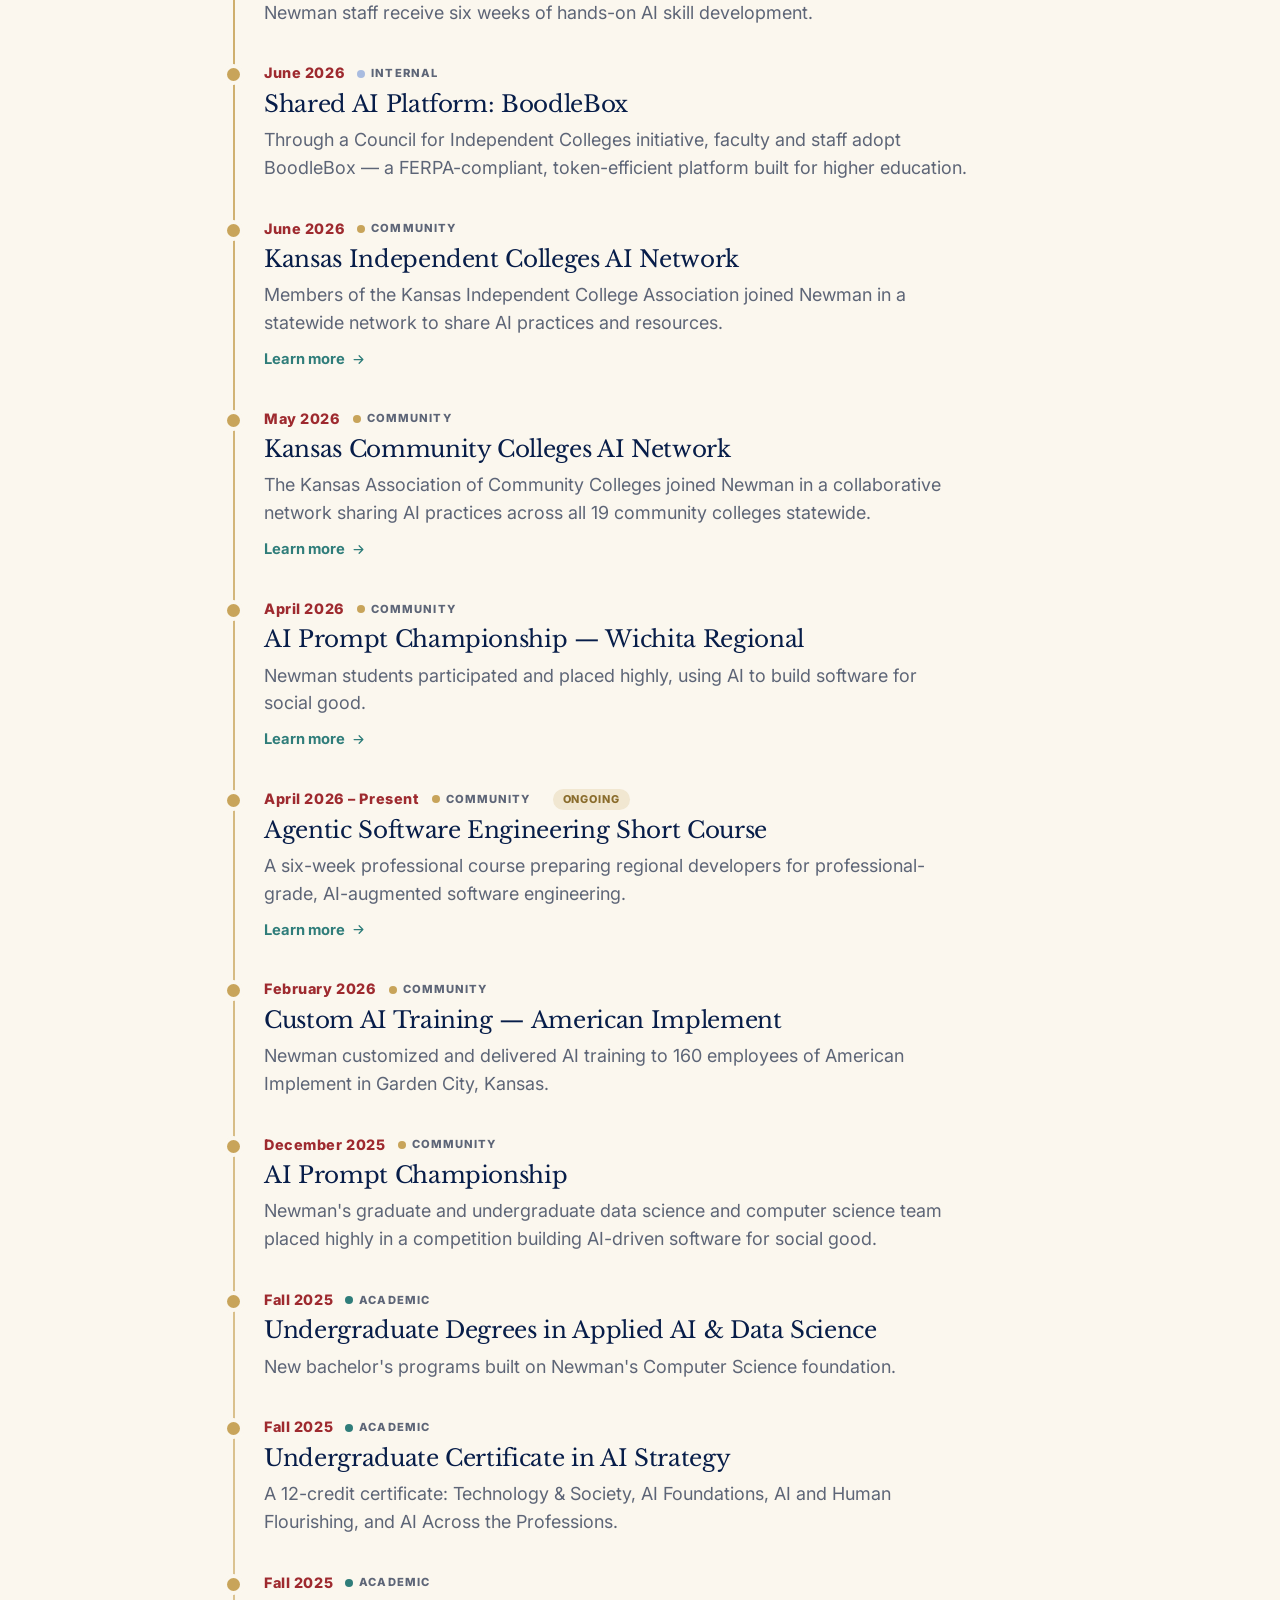
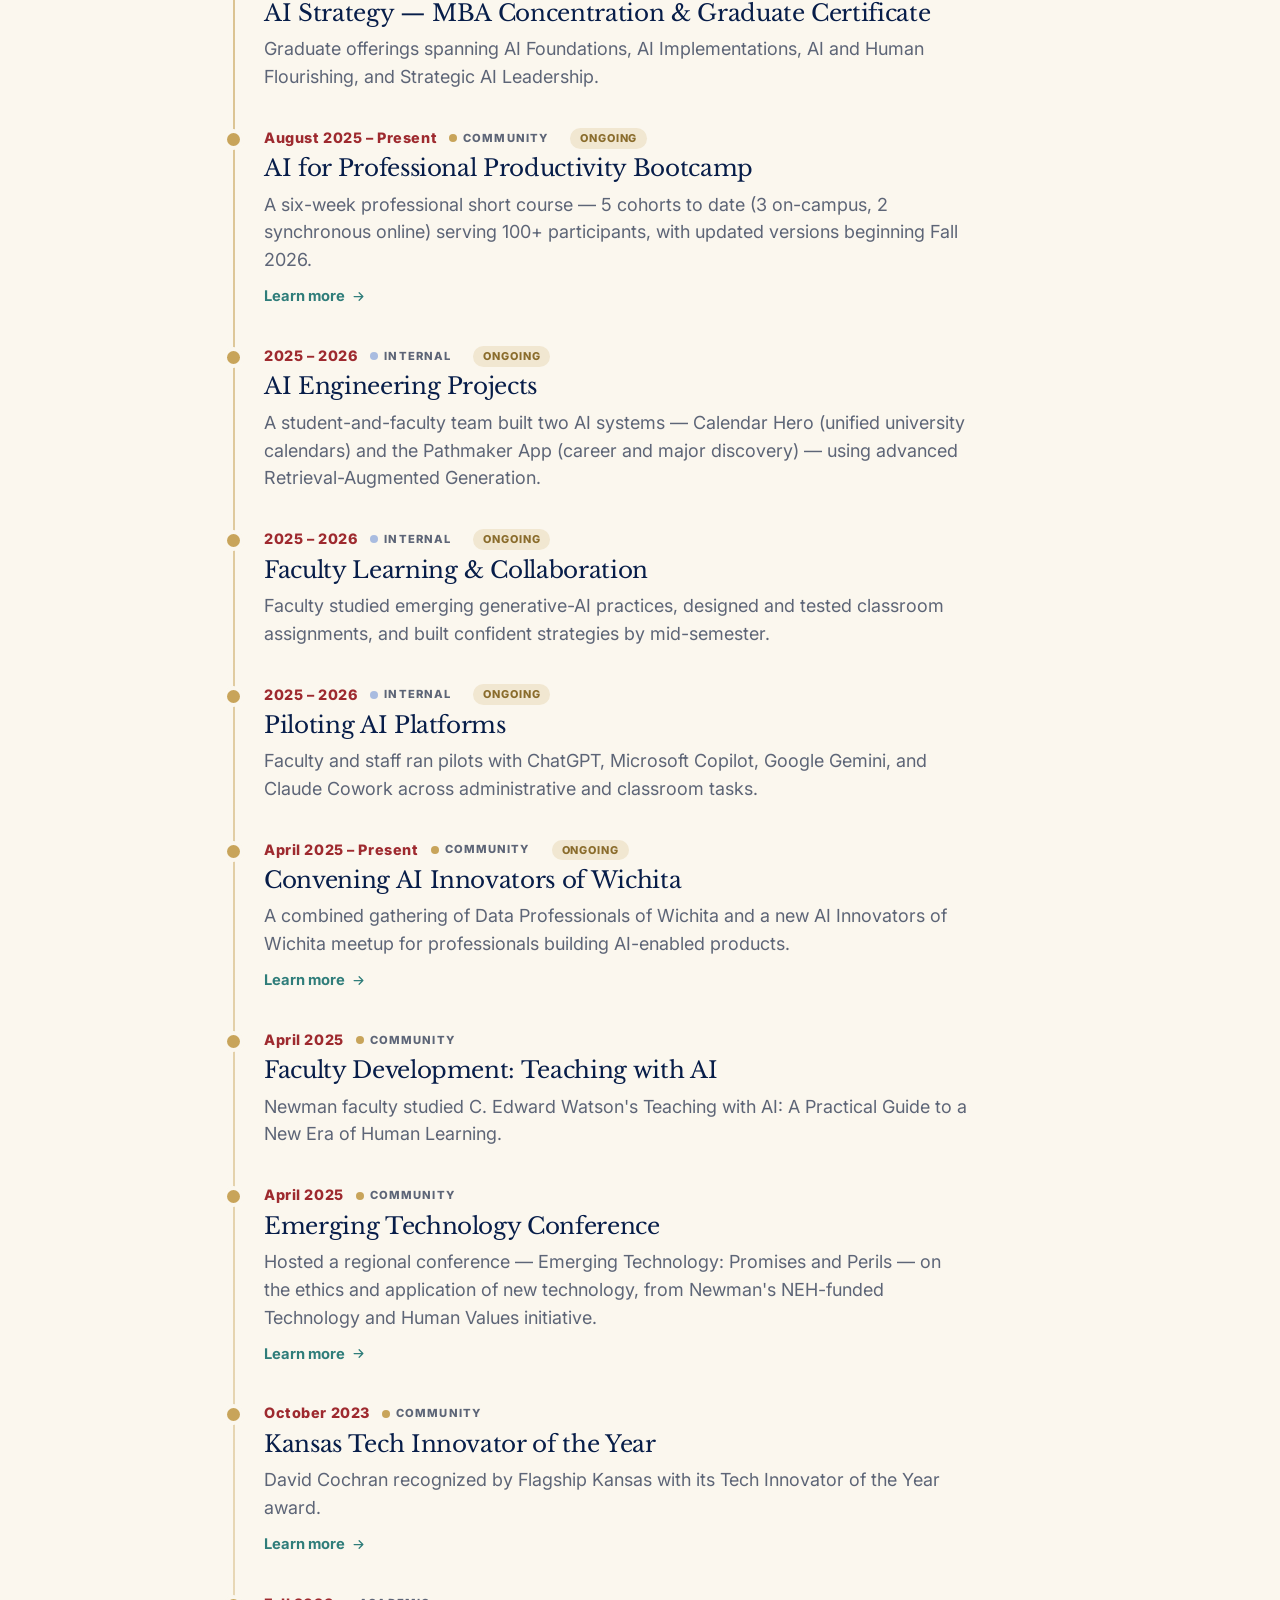
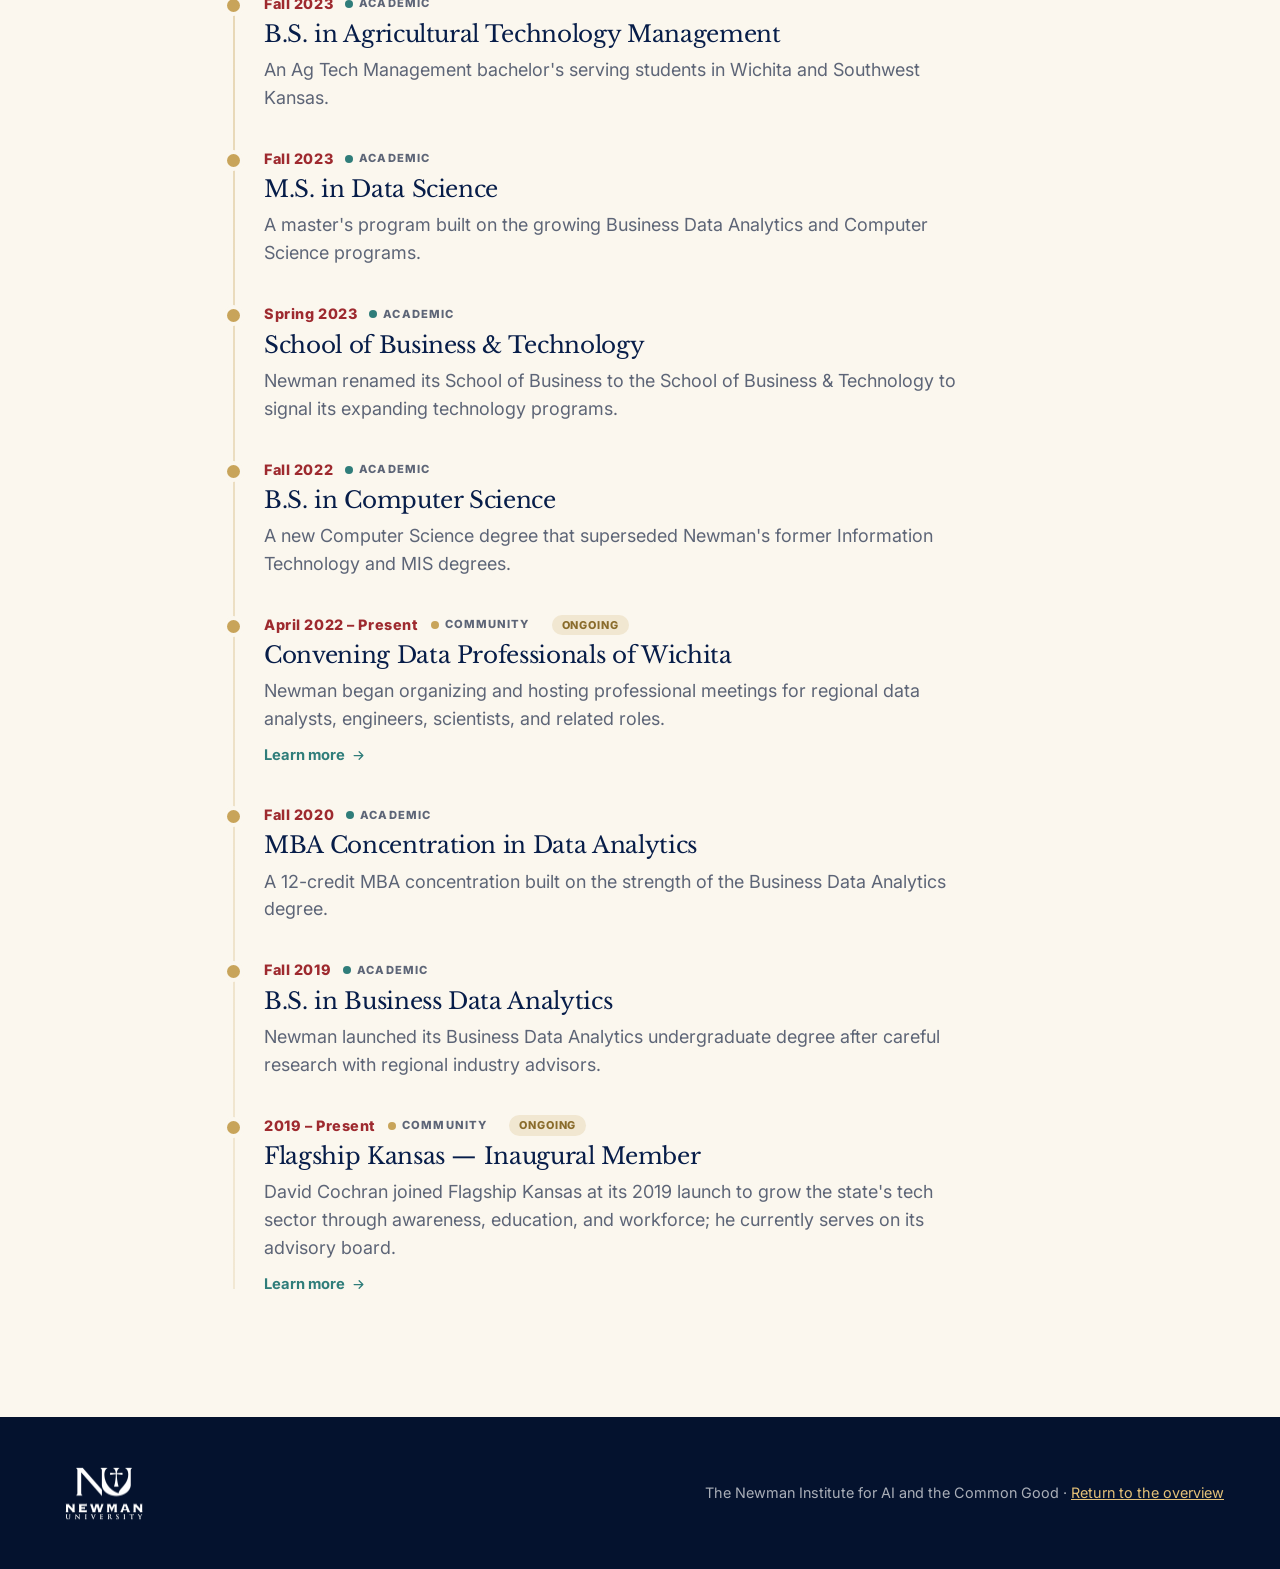
<file: the-record.html>
<!doctype html>
<html lang="en">
<head>
  <meta charset="utf-8">
  <meta name="viewport" content="width=device-width, initial-scale=1">
  <title>The Work Already Underway — Newman Institute for AI and the Common Good</title>
  <meta name="description" content="A record of Newman University's AI and technology initiatives from 2019 to the present.">
  <link rel="icon" href="data:image/svg+xml,%3Csvg xmlns='http://www.w3.org/2000/svg' viewBox='0 0 64 64'%3E%3Crect width='64' height='64' fill='%23071D49'/%3E%3Cpath d='M13 48V15h8l23 25V15h8v33h-8L21 23v25z' fill='%23fffaf0'/%3E%3Cpath d='M35 12h8v8h8v8h-8v20h-8V28h-8v-8h8z' fill='%23C8A45A'/%3E%3C/svg%3E">
  <link rel="preconnect" href="https://fonts.googleapis.com">
  <link rel="preconnect" href="https://fonts.gstatic.com" crossorigin>
  <link rel="stylesheet" media="print" onload="this.media='all'" href="https://fonts.googleapis.com/css2?family=Libre+Baskerville:ital,wght@0,400;0,700;1,400&family=Inter:wght@400;500;600;700;800&display=swap">
  <noscript><link rel="stylesheet" href="https://fonts.googleapis.com/css2?family=Libre+Baskerville:ital,wght@0,400;0,700;1,400&family=Inter:wght@400;500;600;700;800&display=swap"></noscript>
  <link rel="stylesheet" href="styles.css">
</head>
<body>
  <a class="skip-link" href="#main">Skip to main content</a>
  <div class="grain" aria-hidden="true"></div>
  <div class="progress" aria-hidden="true"><span id="progressBar"></span></div>

  <header class="site-header" id="siteHeader" aria-label="Site header">
    <a class="brand" href="index.html" aria-label="Newman University home"><img src="assets/Newman Logo HZ.png" alt="Newman University"></a>
    <nav class="site-nav" aria-label="Primary navigation">
      <a href="index.html">Overview</a>
      <a href="#main">The record</a>
    </nav>
    <button class="nav-toggle" id="navToggle" type="button" aria-expanded="false" aria-controls="mobileNav">Menu</button>
  </header>
  <nav class="mobile-nav" id="mobileNav" aria-label="Mobile navigation">
    <a href="index.html">Overview</a>
    <a href="#main">The record</a>
  </nav>

  <main id="main">
    <section class="record-hero">
      <div class="wrap">
        <p class="kicker light reveal">The work already underway</p>
        <h1 class="reveal">A record, not a plan.</h1>
        <p class="lead light reveal">Long before the Institute, Newman was building the academic, professional, and civic foundation for responsible AI in the Heartland. This is the work, from 2019 to today.</p>
        <div class="record-stats reveal">
          <div class="record-stat"><b>2019</b><span>the journey began</span></div>
          <div class="record-stat"><b>7</b><span>new undergraduate programs</span></div>
          <div class="record-stat"><b>4</b><span>new graduate programs</span></div>
          <div class="record-stat"><b>20+</b><span>professional gatherings convened</span></div>
          <div class="record-stat"><b>700+</b><span>students and professionals trained</span></div>
        </div>
      </div>
    </section>

    <div class="filterbar" id="filterbar" role="tablist" aria-label="Filter the record by track">
      <button class="filter-btn is-active" type="button" role="tab" data-filter="all">All</button>
      <button class="filter-btn" type="button" role="tab" data-filter="community">Community &amp; Professional</button>
      <button class="filter-btn" type="button" role="tab" data-filter="academic">Academic Programs</button>
      <button class="filter-btn" type="button" role="tab" data-filter="internal">Internal Capabilities</button>
    </div>

    <div class="record-list">
      <ol class="tl" id="recordTimeline">
        <li class="tl-item" data-track="academic">
          <span class="tl-meta"><span class="tl-date">Fall 2026</span><span class="tl-cat cat-academic">Academic</span> <span class="tl-tag planned">Planned</span></span>
          <h3>M.S. in Applied Artificial Intelligence</h3>
          <p>The first Applied AI master's program in Kansas — designed with regional employers and new CS, math, and data science faculty.</p>
        </li>
        <li class="tl-item" data-track="internal">
          <span class="tl-meta"><span class="tl-date">July 2026</span><span class="tl-cat cat-internal">Internal</span> <span class="tl-tag planned">Planned</span></span>
          <h3>University Ethics &amp; Governance Documents</h3>
          <p>After campus-wide dialogue with all faculty and staff, Newman publishes university-wide ethical principles and governance practices for AI.</p>
        </li>
        <li class="tl-item" data-track="community">
          <span class="tl-meta"><span class="tl-date">July 2026</span><span class="tl-cat cat-community">Community</span> <span class="tl-tag planned">Planned</span></span>
          <h3>Executive Education on AI Change Management</h3>
          <p>A three-hour executive session with the Garden City Chamber on AI change-management best practices for organizational leaders.</p>
        </li>
        <li class="tl-item" data-track="community">
          <span class="tl-meta"><span class="tl-date">July 2026</span><span class="tl-cat cat-community">Community</span> <span class="tl-tag planned">Planned</span></span>
          <h3>AI Training for the Garden City Chamber</h3>
          <p>A six-hour in-depth AI training experience for Garden City regional professionals.</p>
        </li>
        <li class="tl-item" data-track="community">
          <span class="tl-meta"><span class="tl-date">July 2026</span><span class="tl-cat cat-community">Community</span> <span class="tl-tag planned">Planned</span></span>
          <h3>Launching the Wichita AI Club</h3>
          <p>Unifying and expanding Newman's prior AI professional meetings in closer collaboration with business and community partners.</p>
        </li>
        <li class="tl-item" data-track="internal">
          <span class="tl-meta"><span class="tl-date">June – July 2026</span><span class="tl-cat cat-internal">Internal</span> <span class="tl-tag planned">Planned</span></span>
          <h3>All-Staff AI Training</h3>
          <p>Newman staff receive six weeks of hands-on AI skill development.</p>
        </li>
        <li class="tl-item" data-track="internal">
          <span class="tl-meta"><span class="tl-date">June 2026</span><span class="tl-cat cat-internal">Internal</span></span>
          <h3>Shared AI Platform: BoodleBox</h3>
          <p>Through a Council for Independent Colleges initiative, faculty and staff adopt BoodleBox — a FERPA-compliant, token-efficient platform built for higher education.</p>
        </li>
        <li class="tl-item" data-track="community">
          <span class="tl-meta"><span class="tl-date">June 2026</span><span class="tl-cat cat-community">Community</span></span>
          <h3>Kansas Independent Colleges AI Network</h3>
          <p>Members of the Kansas Independent College Association joined Newman in a statewide network to share AI practices and resources.</p>
            <a class="tl-link" href="https://kscolleges.site-ym.com/page/colleges-universities" target="_blank" rel="noopener">Learn more <svg viewBox="0 0 24 24" width="15" height="15" aria-hidden="true"><path d="M5 12h14m0 0l-6-6m6 6l-6 6" fill="none" stroke="currentColor" stroke-width="2" stroke-linecap="round" stroke-linejoin="round"/></svg></a>
        </li>
        <li class="tl-item" data-track="community">
          <span class="tl-meta"><span class="tl-date">May 2026</span><span class="tl-cat cat-community">Community</span></span>
          <h3>Kansas Community Colleges AI Network</h3>
          <p>The Kansas Association of Community Colleges joined Newman in a collaborative network sharing AI practices across all 19 community colleges statewide.</p>
            <a class="tl-link" href="https://www.kacct.org" target="_blank" rel="noopener">Learn more <svg viewBox="0 0 24 24" width="15" height="15" aria-hidden="true"><path d="M5 12h14m0 0l-6-6m6 6l-6 6" fill="none" stroke="currentColor" stroke-width="2" stroke-linecap="round" stroke-linejoin="round"/></svg></a>
        </li>
        <li class="tl-item" data-track="community">
          <span class="tl-meta"><span class="tl-date">April 2026</span><span class="tl-cat cat-community">Community</span></span>
          <h3>AI Prompt Championship — Wichita Regional</h3>
          <p>Newman students participated and placed highly, using AI to build software for social good.</p>
            <a class="tl-link" href="https://aipromptchamp.com/regional/wichita-2026" target="_blank" rel="noopener">Learn more <svg viewBox="0 0 24 24" width="15" height="15" aria-hidden="true"><path d="M5 12h14m0 0l-6-6m6 6l-6 6" fill="none" stroke="currentColor" stroke-width="2" stroke-linecap="round" stroke-linejoin="round"/></svg></a>
        </li>
        <li class="tl-item" data-track="community">
          <span class="tl-meta"><span class="tl-date">April 2026 – Present</span><span class="tl-cat cat-community">Community</span> <span class="tl-tag ongoing">Ongoing</span></span>
          <h3>Agentic Software Engineering Short Course</h3>
          <p>A six-week professional course preparing regional developers for professional-grade, AI-augmented software engineering.</p>
            <a class="tl-link" href="https://newmanu.edu/ai-software-eng" target="_blank" rel="noopener">Learn more <svg viewBox="0 0 24 24" width="15" height="15" aria-hidden="true"><path d="M5 12h14m0 0l-6-6m6 6l-6 6" fill="none" stroke="currentColor" stroke-width="2" stroke-linecap="round" stroke-linejoin="round"/></svg></a>
        </li>
        <li class="tl-item" data-track="community">
          <span class="tl-meta"><span class="tl-date">February 2026</span><span class="tl-cat cat-community">Community</span></span>
          <h3>Custom AI Training — American Implement</h3>
          <p>Newman customized and delivered AI training to 160 employees of American Implement in Garden City, Kansas.</p>
        </li>
        <li class="tl-item" data-track="community">
          <span class="tl-meta"><span class="tl-date">December 2025</span><span class="tl-cat cat-community">Community</span></span>
          <h3>AI Prompt Championship</h3>
          <p>Newman's graduate and undergraduate data science and computer science team placed highly in a competition building AI-driven software for social good.</p>
        </li>
        <li class="tl-item" data-track="academic">
          <span class="tl-meta"><span class="tl-date">Fall 2025</span><span class="tl-cat cat-academic">Academic</span></span>
          <h3>Undergraduate Degrees in Applied AI &amp; Data Science</h3>
          <p>New bachelor's programs built on Newman's Computer Science foundation.</p>
        </li>
        <li class="tl-item" data-track="academic">
          <span class="tl-meta"><span class="tl-date">Fall 2025</span><span class="tl-cat cat-academic">Academic</span></span>
          <h3>Undergraduate Certificate in AI Strategy</h3>
          <p>A 12-credit certificate: Technology &amp; Society, AI Foundations, AI and Human Flourishing, and AI Across the Professions.</p>
        </li>
        <li class="tl-item" data-track="academic">
          <span class="tl-meta"><span class="tl-date">Fall 2025</span><span class="tl-cat cat-academic">Academic</span></span>
          <h3>AI Strategy — MBA Concentration &amp; Graduate Certificate</h3>
          <p>Graduate offerings spanning AI Foundations, AI Implementations, AI and Human Flourishing, and Strategic AI Leadership.</p>
        </li>
        <li class="tl-item" data-track="community">
          <span class="tl-meta"><span class="tl-date">August 2025 – Present</span><span class="tl-cat cat-community">Community</span> <span class="tl-tag ongoing">Ongoing</span></span>
          <h3>AI for Professional Productivity Bootcamp</h3>
          <p>A six-week professional short course — 5 cohorts to date (3 on-campus, 2 synchronous online) serving 100+ participants, with updated versions beginning Fall 2026.</p>
            <a class="tl-link" href="https://newmanu.edu/aibootcamp" target="_blank" rel="noopener">Learn more <svg viewBox="0 0 24 24" width="15" height="15" aria-hidden="true"><path d="M5 12h14m0 0l-6-6m6 6l-6 6" fill="none" stroke="currentColor" stroke-width="2" stroke-linecap="round" stroke-linejoin="round"/></svg></a>
        </li>
        <li class="tl-item" data-track="internal">
          <span class="tl-meta"><span class="tl-date">2025 – 2026</span><span class="tl-cat cat-internal">Internal</span> <span class="tl-tag ongoing">Ongoing</span></span>
          <h3>AI Engineering Projects</h3>
          <p>A student-and-faculty team built two AI systems — Calendar Hero (unified university calendars) and the Pathmaker App (career and major discovery) — using advanced Retrieval-Augmented Generation.</p>
        </li>
        <li class="tl-item" data-track="internal">
          <span class="tl-meta"><span class="tl-date">2025 – 2026</span><span class="tl-cat cat-internal">Internal</span> <span class="tl-tag ongoing">Ongoing</span></span>
          <h3>Faculty Learning &amp; Collaboration</h3>
          <p>Faculty studied emerging generative-AI practices, designed and tested classroom assignments, and built confident strategies by mid-semester.</p>
        </li>
        <li class="tl-item" data-track="internal">
          <span class="tl-meta"><span class="tl-date">2025 – 2026</span><span class="tl-cat cat-internal">Internal</span> <span class="tl-tag ongoing">Ongoing</span></span>
          <h3>Piloting AI Platforms</h3>
          <p>Faculty and staff ran pilots with ChatGPT, Microsoft Copilot, Google Gemini, and Claude Cowork across administrative and classroom tasks.</p>
        </li>
        <li class="tl-item" data-track="community">
          <span class="tl-meta"><span class="tl-date">April 2025 – Present</span><span class="tl-cat cat-community">Community</span> <span class="tl-tag ongoing">Ongoing</span></span>
          <h3>Convening AI Innovators of Wichita</h3>
          <p>A combined gathering of Data Professionals of Wichita and a new AI Innovators of Wichita meetup for professionals building AI-enabled products.</p>
            <a class="tl-link" href="https://www.meetup.com/ai-innovators-of-wichita/" target="_blank" rel="noopener">Learn more <svg viewBox="0 0 24 24" width="15" height="15" aria-hidden="true"><path d="M5 12h14m0 0l-6-6m6 6l-6 6" fill="none" stroke="currentColor" stroke-width="2" stroke-linecap="round" stroke-linejoin="round"/></svg></a>
        </li>
        <li class="tl-item" data-track="community">
          <span class="tl-meta"><span class="tl-date">April 2025</span><span class="tl-cat cat-community">Community</span></span>
          <h3>Faculty Development: Teaching with AI</h3>
          <p>Newman faculty studied C. Edward Watson's Teaching with AI: A Practical Guide to a New Era of Human Learning.</p>
        </li>
        <li class="tl-item" data-track="community">
          <span class="tl-meta"><span class="tl-date">April 2025</span><span class="tl-cat cat-community">Community</span></span>
          <h3>Emerging Technology Conference</h3>
          <p>Hosted a regional conference — Emerging Technology: Promises and Perils — on the ethics and application of new technology, from Newman's NEH-funded Technology and Human Values initiative.</p>
            <a class="tl-link" href="https://newmanu.edu/emerging-technology-conf" target="_blank" rel="noopener">Learn more <svg viewBox="0 0 24 24" width="15" height="15" aria-hidden="true"><path d="M5 12h14m0 0l-6-6m6 6l-6 6" fill="none" stroke="currentColor" stroke-width="2" stroke-linecap="round" stroke-linejoin="round"/></svg></a>
        </li>
        <li class="tl-item" data-track="community">
          <span class="tl-meta"><span class="tl-date">October 2023</span><span class="tl-cat cat-community">Community</span></span>
          <h3>Kansas Tech Innovator of the Year</h3>
          <p>David Cochran recognized by Flagship Kansas with its Tech Innovator of the Year award.</p>
            <a class="tl-link" href="https://flagshipkansas.tech/flagshipkansas-tech-unveils-first-annual-steve-janet-wozniak-kansas-tech-teacher-of-the-year-award" target="_blank" rel="noopener">Learn more <svg viewBox="0 0 24 24" width="15" height="15" aria-hidden="true"><path d="M5 12h14m0 0l-6-6m6 6l-6 6" fill="none" stroke="currentColor" stroke-width="2" stroke-linecap="round" stroke-linejoin="round"/></svg></a>
        </li>
        <li class="tl-item" data-track="academic">
          <span class="tl-meta"><span class="tl-date">Fall 2023</span><span class="tl-cat cat-academic">Academic</span></span>
          <h3>B.S. in Agricultural Technology Management</h3>
          <p>An Ag Tech Management bachelor's serving students in Wichita and Southwest Kansas.</p>
        </li>
        <li class="tl-item" data-track="academic">
          <span class="tl-meta"><span class="tl-date">Fall 2023</span><span class="tl-cat cat-academic">Academic</span></span>
          <h3>M.S. in Data Science</h3>
          <p>A master's program built on the growing Business Data Analytics and Computer Science programs.</p>
        </li>
        <li class="tl-item" data-track="academic">
          <span class="tl-meta"><span class="tl-date">Spring 2023</span><span class="tl-cat cat-academic">Academic</span></span>
          <h3>School of Business &amp; Technology</h3>
          <p>Newman renamed its School of Business to the School of Business &amp; Technology to signal its expanding technology programs.</p>
        </li>
        <li class="tl-item" data-track="academic">
          <span class="tl-meta"><span class="tl-date">Fall 2022</span><span class="tl-cat cat-academic">Academic</span></span>
          <h3>B.S. in Computer Science</h3>
          <p>A new Computer Science degree that superseded Newman's former Information Technology and MIS degrees.</p>
        </li>
        <li class="tl-item" data-track="community">
          <span class="tl-meta"><span class="tl-date">April 2022 – Present</span><span class="tl-cat cat-community">Community</span> <span class="tl-tag ongoing">Ongoing</span></span>
          <h3>Convening Data Professionals of Wichita</h3>
          <p>Newman began organizing and hosting professional meetings for regional data analysts, engineers, scientists, and related roles.</p>
            <a class="tl-link" href="https://www.meetup.com/wichita-data-professionals/" target="_blank" rel="noopener">Learn more <svg viewBox="0 0 24 24" width="15" height="15" aria-hidden="true"><path d="M5 12h14m0 0l-6-6m6 6l-6 6" fill="none" stroke="currentColor" stroke-width="2" stroke-linecap="round" stroke-linejoin="round"/></svg></a>
        </li>
        <li class="tl-item" data-track="academic">
          <span class="tl-meta"><span class="tl-date">Fall 2020</span><span class="tl-cat cat-academic">Academic</span></span>
          <h3>MBA Concentration in Data Analytics</h3>
          <p>A 12-credit MBA concentration built on the strength of the Business Data Analytics degree.</p>
        </li>
        <li class="tl-item" data-track="academic">
          <span class="tl-meta"><span class="tl-date">Fall 2019</span><span class="tl-cat cat-academic">Academic</span></span>
          <h3>B.S. in Business Data Analytics</h3>
          <p>Newman launched its Business Data Analytics undergraduate degree after careful research with regional industry advisors.</p>
        </li>
        <li class="tl-item" data-track="community">
          <span class="tl-meta"><span class="tl-date">2019 – Present</span><span class="tl-cat cat-community">Community</span> <span class="tl-tag ongoing">Ongoing</span></span>
          <h3>Flagship Kansas — Inaugural Member</h3>
          <p>David Cochran joined Flagship Kansas at its 2019 launch to grow the state's tech sector through awareness, education, and workforce; he currently serves on its advisory board.</p>
            <a class="tl-link" href="https://flagshipkansas.tech/leadership/david-cochran" target="_blank" rel="noopener">Learn more <svg viewBox="0 0 24 24" width="15" height="15" aria-hidden="true"><path d="M5 12h14m0 0l-6-6m6 6l-6 6" fill="none" stroke="currentColor" stroke-width="2" stroke-linecap="round" stroke-linejoin="round"/></svg></a>
        </li>
      </ol>
    </div>
  </main>

  <footer class="site-footer">
    <img src="assets/Newman Logo VT_White.png" alt="Newman University">
    <p>The Newman Institute for AI and the Common Good · <a href="index.html" style="color:var(--gold-bright)">Return to the overview</a></p>
  </footer>

  <script>
  (function(){
    var reduce = window.matchMedia && window.matchMedia("(prefers-reduced-motion: reduce)").matches;
    var header=document.getElementById("siteHeader"), bar=document.getElementById("progressBar");
    function onScroll(){var y=window.pageYOffset||document.documentElement.scrollTop;
      if(header)header.classList.toggle("scrolled",y>40);
      if(bar){var h=document.documentElement,m=h.scrollHeight-h.clientHeight;bar.style.width=(m>0?(y/m)*100:0)+"%";}}
    window.addEventListener("scroll",onScroll,{passive:true});window.addEventListener("resize",onScroll);onScroll();
    var nt=document.getElementById("navToggle"),mn=document.getElementById("mobileNav");
    if(nt&&mn){nt.addEventListener("click",function(){var o=mn.classList.toggle("open");nt.setAttribute("aria-expanded",String(o));});
      mn.querySelectorAll("a").forEach(function(a){a.addEventListener("click",function(){mn.classList.remove("open");});});}
    var reveals=document.querySelectorAll(".reveal");
    if("IntersectionObserver" in window && !reduce){
      var io=new IntersectionObserver(function(es){es.forEach(function(e){if(e.isIntersecting){e.target.classList.add("in");io.unobserve(e.target);}});},{threshold:.16});
      reveals.forEach(function(el){io.observe(el);});
    } else { reveals.forEach(function(el){el.classList.add("in");}); }
    var btns=document.querySelectorAll(".filter-btn"), its=document.querySelectorAll(".tl-item");
    btns.forEach(function(b){b.addEventListener("click",function(){
      var f=b.getAttribute("data-filter");
      btns.forEach(function(x){x.classList.toggle("is-active",x===b);x.setAttribute("aria-selected",String(x===b));});
      its.forEach(function(it){it.hidden=!(f==="all"||it.getAttribute("data-track")===f);});
    });});
  })();
  </script>
</body>
</html>
</file>
<file: styles.css>
/* ============================================================
   The Newman Institute for AI and the Common Good
   Board experience — visual system
   ============================================================ */
:root{
  --navy:#071d49;
  --navy-2:#0b265c;
  --navy-deep:#04122e;
  --red:#9e2a2f;
  --gold:#c8a45a;
  --gold-bright:#e4c178;
  --teal:#2f7d7a;
  --wheat:#d7a85b;
  --paper:#fbf7ee;
  --limestone:#f4eee1;
  --ink:#1a2233;
  --muted:#5d6577;
  --line:rgba(7,29,73,.14);
  --white:#fff;
  --shadow-lg:0 40px 90px -30px rgba(7,29,73,.45);
  --shadow-md:0 24px 60px -28px rgba(7,29,73,.4);
  --display:"Libre Baskerville",Georgia,"Times New Roman",serif;
  --body:"Inter","Helvetica Neue",Arial,sans-serif;
  --ease:cubic-bezier(.2,.8,.2,1);
  --maxw:1180px;
}
*{box-sizing:border-box}
html{scroll-behavior:smooth}
body{
  margin:0;color:var(--ink);background:var(--paper);
  font-family:var(--body);font-size:18px;line-height:1.55;
  -webkit-font-smoothing:antialiased;text-rendering:optimizeLegibility;
  overflow-x:hidden;
}
img{display:block;max-width:100%}
a{color:inherit}
button{font:inherit}
button,a{-webkit-tap-highlight-color:transparent}
:focus-visible{outline:3px solid var(--gold-bright);outline-offset:3px;border-radius:2px}

/* film grain */
.grain{position:fixed;inset:0;z-index:60;pointer-events:none;opacity:.05;mix-blend-mode:multiply;
  background-image:url("data:image/svg+xml,%3Csvg xmlns='http://www.w3.org/2000/svg' width='140' height='140'%3E%3Cfilter id='n'%3E%3CfeTurbulence type='fractalNoise' baseFrequency='.9' numOctaves='2'/%3E%3C/filter%3E%3Crect width='100%25' height='100%25' filter='url(%23n)'/%3E%3C/svg%3E");}

.skip-link{position:fixed;top:12px;left:12px;z-index:200;transform:translateY(-150%);
  padding:10px 16px;border-radius:999px;background:var(--gold);color:var(--navy);font-weight:800;
  text-decoration:none;transition:transform .2s ease}
.skip-link:focus{transform:translateY(0)}

.progress{position:fixed;top:0;left:0;right:0;height:3px;z-index:120;background:rgba(7,29,73,.08)}
.progress span{display:block;width:0;height:100%;
  background:linear-gradient(90deg,var(--red),var(--gold),var(--teal))}

/* ---------- Header ---------- */
.site-header{position:fixed;top:0;left:0;right:0;z-index:110;
  display:grid;grid-template-columns:auto 1fr auto;align-items:center;gap:24px;
  padding:18px max(clamp(20px,4vw,40px), calc((100% - var(--maxw)) / 2));
  transition:background .4s var(--ease),padding .4s var(--ease),box-shadow .4s var(--ease),border-color .4s var(--ease);
  border-bottom:1px solid transparent}
.site-header.scrolled{background:rgba(251,247,238,.86);backdrop-filter:blur(14px);
  border-bottom-color:var(--line);box-shadow:0 10px 40px -24px rgba(7,29,73,.5);padding-top:12px;padding-bottom:12px}
.brand{display:flex;align-items:center;width:170px}
.brand img{width:100%;filter:brightness(0) invert(1);transition:filter .4s var(--ease)}
.site-header.scrolled .brand img{filter:none}
.site-nav{display:flex;justify-content:flex-end;gap:4px}
.site-nav a{position:relative;padding:8px 14px;text-decoration:none;font-size:.8rem;font-weight:700;
  letter-spacing:.06em;text-transform:uppercase;color:rgba(255,255,255,.82);transition:color .3s ease}
.site-header.scrolled .site-nav a{color:var(--navy)}
.site-nav a::after{content:"";position:absolute;left:14px;right:14px;bottom:2px;height:2px;
  background:var(--gold);transform:scaleX(0);transform-origin:left;transition:transform .3s var(--ease)}
.site-nav a:hover::after{transform:scaleX(1)}
.nav-toggle{display:none;padding:9px 14px;border:1px solid rgba(255,255,255,.4);background:transparent;
  color:var(--white);font-weight:700;border-radius:4px;cursor:pointer}
.site-header.scrolled .nav-toggle{border-color:var(--line);color:var(--navy)}
.mobile-nav{position:fixed;top:0;left:0;right:0;z-index:105;display:none;flex-direction:column;
  padding:84px 20px 24px;background:var(--navy);box-shadow:var(--shadow-lg)}
.mobile-nav.open{display:flex}
.mobile-nav a{padding:14px 8px;color:rgba(255,255,255,.9);text-decoration:none;font-weight:700;
  border-bottom:1px solid rgba(255,255,255,.12);text-transform:uppercase;letter-spacing:.05em;font-size:.9rem}

/* ---------- Shared ---------- */
.wrap{max-width:var(--maxw);margin:0 auto}
.section{position:relative;padding:clamp(84px,11vw,160px) clamp(20px,5vw,56px)}
.kicker{margin:0 0 22px;font-size:.78rem;font-weight:800;letter-spacing:.22em;text-transform:uppercase;color:var(--red)}
.kicker.light{color:var(--gold-bright)}
h1,h2,h3{margin:0;font-family:var(--display);font-weight:400;letter-spacing:-.015em}
h2{font-size:clamp(2.1rem,4.6vw,4.2rem);line-height:1.07}
h3{font-size:clamp(1.3rem,2vw,1.85rem);line-height:1.15;font-weight:600}
.accent{color:var(--gold)}
.why .accent,.region .accent,.invitation .accent{color:var(--gold-bright)}
.lead{max-width:62ch;margin:30px 0 0;font-size:clamp(1.1rem,1.5vw,1.34rem);line-height:1.6;color:var(--muted)}
.lead.light{color:rgba(255,255,255,.82)}

.button{display:inline-flex;align-items:center;justify-content:center;gap:9px;min-height:54px;padding:14px 30px;
  border:1px solid transparent;border-radius:999px;text-decoration:none;font-weight:700;letter-spacing:.01em;
  transition:transform .25s var(--ease),box-shadow .25s var(--ease),background .25s ease,color .25s ease}
.button.primary{background:var(--gold);color:var(--navy);box-shadow:0 18px 40px -18px rgba(200,164,90,.9)}
.button.primary:hover{transform:translateY(-3px);box-shadow:0 26px 50px -18px rgba(200,164,90,1)}
.button.ghost{color:var(--white);border-color:rgba(255,255,255,.4);background:rgba(255,255,255,.04)}
.button.ghost:hover{background:rgba(255,255,255,.12);transform:translateY(-3px)}
.button .arr{flex:0 0 auto;transition:transform .25s var(--ease)}
.button:hover .arr{transform:translateX(4px)}

/* reveal animation */
.reveal{opacity:0;transform:translateY(26px);transition:opacity .9s var(--ease),transform .9s var(--ease)}
.reveal.in{opacity:1;transform:none}

/* ============================================================
   HERO
   ============================================================ */
.hero{position:relative;min-height:min(100svh,760px);display:flex;flex-direction:column;justify-content:center;
  --inset:max(clamp(20px,5vw,56px), calc((100% - var(--maxw)) / 2));
  padding:92px var(--inset) 76px;overflow:hidden;background:var(--navy-deep);color:var(--white)}
.hero-mosaic{position:absolute;inset:0;z-index:0;display:grid;
  grid-template-columns:repeat(6,1fr);grid-template-rows:repeat(4,1fr);gap:6px;padding:6px}
.hero-mosaic .m{position:relative;margin:0;overflow:hidden;opacity:0;transform:scale(1.06);
  animation:tileIn 1.5s var(--ease) forwards}
.hero-mosaic .m img{width:100%;height:100%;object-fit:cover;
  filter:saturate(.62) contrast(1.05) brightness(.82);transition:transform 8s var(--ease)}
.hero-mosaic .m::after{content:"";position:absolute;inset:0;
  background:linear-gradient(180deg,rgba(7,29,73,.15),rgba(4,18,46,.55));mix-blend-mode:multiply}
.m1{grid-column:1/4;grid-row:1/3;animation-delay:.05s}
.m2{grid-column:4/7;grid-row:1/2;animation-delay:.2s}
.m3{grid-column:1/3;grid-row:3/5;animation-delay:.35s}
.m4{grid-column:4/6;grid-row:2/5;animation-delay:.28s}
.m5{grid-column:3/4;grid-row:3/5;animation-delay:.5s}
.m6{grid-column:6/7;grid-row:2/5;animation-delay:.42s}
.hero:hover .m img{transform:scale(1.05)}
@keyframes tileIn{to{opacity:1;transform:scale(1)}}
.hero-veil{position:absolute;inset:0;z-index:1;
  background:
    linear-gradient(90deg,rgba(4,18,46,.95) 0%,rgba(4,18,46,.9) 44%,rgba(4,18,46,.58) 62%,rgba(4,18,46,.2) 80%,transparent 93%),
    linear-gradient(180deg,rgba(4,18,46,.4) 0%,transparent 26%,transparent 58%,rgba(4,18,46,.82) 100%)}
.hero-copy{position:relative;z-index:2;max-width:880px}
.eyebrow{margin:0 0 18px;font-size:.82rem;font-weight:800;letter-spacing:.2em;text-transform:uppercase;color:var(--gold-bright)}
h1{font-family:var(--display);font-weight:400;font-size:clamp(2.15rem,4.5vw,4.5rem);line-height:1.06;letter-spacing:-.01em;
  text-wrap:balance}
h1 .accent{color:var(--gold-bright);font-weight:400}
.hero-lede{max-width:58ch;margin:22px 0 0;font-size:clamp(1.1rem,1.55vw,1.4rem);line-height:1.6;color:rgba(255,255,255,.84)}
.hero-actions{display:flex;flex-wrap:wrap;gap:14px;margin-top:28px}
.scroll-cue{position:absolute;left:50%;bottom:30px;z-index:2;transform:translateX(-50%);
  display:flex;flex-direction:column;align-items:center;gap:6px;color:rgba(255,255,255,.7);
  text-decoration:none;font-size:.72rem;letter-spacing:.22em;text-transform:uppercase;font-weight:700}
.scroll-cue svg{animation:bob 2.4s ease-in-out infinite}
@keyframes bob{0%,100%{transform:translateY(0)}50%{transform:translateY(7px)}}

/* ============================================================
   THE MOMENT
   ============================================================ */
.moment{background:var(--paper)}
.stat-row{display:grid;grid-template-columns:repeat(3,1fr);gap:clamp(20px,4vw,52px);margin:64px 0 0;
  padding:48px 0;border-top:1px solid var(--line);border-bottom:1px solid var(--line)}
.stat{display:flex;flex-direction:column;gap:10px}
.stat-num{font-family:var(--display);font-weight:400;font-size:clamp(3.2rem,7vw,5.4rem);line-height:.9;color:var(--navy);
  font-variant-numeric:tabular-nums}
.stat-label{font-size:1.02rem;line-height:1.4;color:var(--muted);max-width:24ch}
.stat-label strong{color:var(--ink);font-weight:700}
.tension{display:grid;grid-template-columns:1fr 1fr;gap:clamp(28px,6vw,72px);margin-top:60px}
.tension p{margin:0;font-size:1.12rem;line-height:1.65;color:var(--muted)}
.tension-line{font-family:var(--display);font-weight:400;font-size:clamp(1.4rem,2.4vw,2.1rem) !important;
  line-height:1.32 !important;color:var(--navy) !important}
.tension-line em{color:var(--red);font-style:italic}

/* ============================================================
   THE ANSWER
   ============================================================ */
.answer{background:var(--limestone)}
.verbs{display:grid;grid-template-columns:repeat(3,1fr);gap:18px;margin-top:64px}
.verb{position:relative;display:flex;flex-direction:column;padding:32px 30px;
  border-radius:12px;background:var(--white);border:1px solid var(--line);
  box-shadow:0 24px 60px -40px rgba(7,29,73,.5);transition:transform .35s var(--ease),box-shadow .35s var(--ease)}
.verb:hover{transform:translateY(-5px);box-shadow:0 34px 70px -38px rgba(7,29,73,.55)}

.verb h3{font-size:2rem;color:var(--navy);margin-bottom:14px;margin-top:4px}
.verb p{margin:0;color:var(--muted);font-size:1.04rem;line-height:1.55}
.verb em{color:var(--red);font-style:italic}

/* ============================================================
   WHY NEWMAN
   ============================================================ */
.why{color:var(--white);background:var(--navy);overflow:hidden}
.why-bg{position:absolute;inset:0;z-index:0;opacity:.5;
  background:
    radial-gradient(80% 60% at 85% 8%,rgba(200,164,90,.22),transparent 60%),
    radial-gradient(70% 60% at 10% 100%,rgba(158,42,47,.3),transparent 60%),
    var(--navy)}
.why .wrap{position:relative;z-index:1}
.encyclical{margin:54px 0;padding:clamp(30px,5vw,56px);border-left:3px solid var(--gold);
  background:linear-gradient(135deg,rgba(255,255,255,.05),transparent);border-radius:2px}
.encyclical blockquote{margin:0;font-family:var(--display);font-weight:400;font-style:italic;
  font-size:clamp(1.5rem,3vw,2.6rem);line-height:1.32;color:#fff;text-wrap:balance}
.encyclical figcaption{margin-top:22px;font-size:.92rem;letter-spacing:.04em;color:var(--gold-bright);font-weight:600}
.encyclical cite{font-style:normal}
.why-grid{display:grid;grid-template-columns:repeat(2,1fr);gap:18px;margin-top:54px}
.why-card{padding:32px 30px;border:1px solid rgba(255,255,255,.14);border-radius:4px;
  background:rgba(255,255,255,.03);transition:transform .4s var(--ease),background .4s ease,border-color .4s ease}
.why-card:hover{transform:translateY(-5px);background:rgba(255,255,255,.06);border-color:rgba(200,164,90,.5)}
.why-card h3{color:var(--gold-bright);font-size:1.35rem;margin-bottom:12px}
.why-card p{margin:0;color:rgba(255,255,255,.8);font-size:1.02rem;line-height:1.55}

/* ============================================================
   THE RECORD
   ============================================================ */
.work{background:var(--paper)}
.proof-callout{display:flex;align-items:center;gap:clamp(26px,4vw,60px);margin:56px 0 64px;
  padding:clamp(34px,4vw,52px) clamp(30px,4vw,56px);border-radius:6px;background:var(--white);
  border:1px solid var(--line);border-left:5px solid var(--gold);box-shadow:0 26px 64px -40px rgba(7,29,73,.55)}
.proof-callout .proof-num{flex:0 0 auto;font-family:var(--display);font-weight:400;
  font-size:clamp(3.6rem,9vw,7rem);line-height:.86;color:var(--red);font-variant-numeric:tabular-nums}
.proof-statement{margin:0;font-family:var(--display);font-weight:400;
  font-size:clamp(1.35rem,2.5vw,2.2rem);line-height:1.22;color:var(--navy);max-width:20ch}
.timeline{list-style:none;margin:0;padding:0;display:grid;grid-template-columns:repeat(5,1fr);gap:0;
  border:1px solid var(--line);border-radius:4px;overflow:hidden;background:var(--white)}
.t-item{position:relative;padding:30px 24px 34px;border-right:1px solid var(--line)}
.t-item:last-child{border-right:0}
.t-item::before{content:"";position:absolute;top:0;left:0;right:0;height:4px;
  background:linear-gradient(90deg,var(--gold),var(--wheat));transform:scaleX(0);transform-origin:left;
  transition:transform .8s var(--ease)}
.t-item.in::before{transform:scaleX(1)}
.t-year{display:inline-block;margin-bottom:18px;font-weight:800;letter-spacing:.05em;color:var(--red);font-size:.92rem}
.t-item h3{font-size:1.18rem;margin-bottom:10px;line-height:1.2}
.t-item p{margin:0;color:var(--muted);font-size:.96rem;line-height:1.5}

/* ============================================================
   PHILOSOPHY WALL
   ============================================================ */
.philosophy{background:var(--limestone)}
.phil-stage{display:grid;grid-template-columns:minmax(0,1fr) minmax(300px,.5fr);gap:20px;margin-top:60px;align-items:start}
.phil-grid{display:grid;grid-template-columns:repeat(2,1fr);gap:12px}
.pcard{position:relative;overflow:hidden;display:flex;flex-direction:column;justify-content:space-between;gap:18px;
  min-height:98px;padding:16px 20px;text-align:left;border:1px solid var(--line);border-radius:4px;
  background:var(--white);cursor:pointer;color:var(--ink);
  transition:transform .3s var(--ease),background .3s ease,color .3s ease,box-shadow .3s ease}
.pcard span{font-family:var(--display);font-weight:400;font-size:1.25rem;color:var(--red)}
.pcard strong{font-family:var(--display);font-weight:400;font-size:clamp(1.5rem,2.2vw,2.15rem);line-height:1.12}
.pcard:hover{transform:translateY(-4px);box-shadow:var(--shadow-md)}
.pcard.is-selected{background:var(--navy);color:var(--white);box-shadow:var(--shadow-lg)}
.pcard.is-selected span{color:var(--gold-bright)}
.pcard.good{grid-column:1 / -1;flex-direction:row;align-items:center;justify-content:flex-start;gap:22px;min-height:132px;background:linear-gradient(120deg,#f6e8c4,#efdcab)}
.pcard.good.is-selected{background:var(--navy)}
.phil-detail{position:sticky;overflow:hidden;top:110px;padding:clamp(28px,4vw,42px);border-radius:4px;color:var(--white);
  background:linear-gradient(150deg,rgba(158,42,47,.32),transparent 52%),var(--navy);box-shadow:var(--shadow-lg);
  min-height:340px}
.phil-detail > *{position:relative;z-index:1}
.phil-detail::before{content:"";position:absolute;top:0;right:0;bottom:0;width:40%;z-index:0;pointer-events:none;background:radial-gradient(circle at 100% 0%, rgba(228,193,120,.14), transparent 60%),url("data:image/svg+xml,%3Csvg%20xmlns%3D%27http%3A%2F%2Fwww.w3.org%2F2000%2Fsvg%27%20width%3D%27430%27%20height%3D%27420%27%3E%3Cg%20fill%3D%27none%27%20stroke%3D%27%23ffffff%27%20stroke-opacity%3D%27.22%27%20stroke-width%3D%279%27%3E%3Ccircle%20cx%3D%22430%22%20cy%3D%22210%22%20r%3D%2270%22%2F%3E%3Ccircle%20cx%3D%22430%22%20cy%3D%22210%22%20r%3D%22150%22%2F%3E%3Ccircle%20cx%3D%22430%22%20cy%3D%22210%22%20r%3D%22230%22%2F%3E%3Ccircle%20cx%3D%22430%22%20cy%3D%22210%22%20r%3D%22310%22%2F%3E%3Ccircle%20cx%3D%22430%22%20cy%3D%22210%22%20r%3D%22390%22%2F%3E%3Ccircle%20cx%3D%22430%22%20cy%3D%22210%22%20r%3D%22470%22%2F%3E%3C%2Fg%3E%3C%2Fsvg%3E") right center / auto 150% no-repeat;-webkit-mask-image:linear-gradient(90deg,transparent 0%,#000 55%);mask-image:linear-gradient(90deg,transparent 0%,#000 55%)}
.phil-detail .mini{margin:0 0 16px;font-size:.74rem;font-weight:800;letter-spacing:.18em;text-transform:uppercase;color:var(--gold-bright)}
.phil-detail h3{font-size:clamp(1.9rem,3vw,2.8rem);color:#fff;margin-bottom:18px}
.phil-detail #cText{margin:0;color:rgba(255,255,255,.85);font-size:1.1rem;line-height:1.55}
.phil-quote{margin:24px 0 0;padding:2px 0 2px 20px;border-left:2px solid var(--gold);
  font-family:var(--display);font-style:italic;font-weight:400;font-size:1.16rem;line-height:1.45;color:#fff}
.phil-cite{display:block;margin-top:14px;font-style:normal;font-size:.74rem;font-weight:700;
  letter-spacing:.1em;text-transform:uppercase;color:var(--gold-bright)}

/* ============================================================
   THE REGION (map)
   ============================================================ */
.region{color:var(--white);background:linear-gradient(180deg,var(--navy-2),var(--navy));overflow:hidden}
.map-toggles{display:flex;flex-wrap:wrap;gap:10px;margin-top:40px}
.mtoggle{display:inline-flex;align-items:center;gap:9px;padding:11px 18px;border-radius:999px;cursor:pointer;
  border:1px solid rgba(255,255,255,.26);background:rgba(255,255,255,.05);color:rgba(255,255,255,.6);
  font-weight:700;font-size:.9rem;transition:all .3s ease}
.mtoggle i{width:11px;height:11px;border-radius:50%;background:currentColor;display:inline-block}
.mtoggle[data-layer="academic"]{--c:var(--gold-bright)}
.mtoggle[data-layer="workforce"]{--c:#5fb3b0}
.mtoggle[data-layer="civic"]{--c:#e98d92}
.mtoggle.is-on{color:#fff;border-color:var(--c);background:rgba(255,255,255,.1)}
.mtoggle.is-on i{color:var(--c)}
.map-frame{position:relative;margin-top:36px;border-radius:6px;overflow:hidden;
  background:rgba(255,255,255,.03);border:1px solid rgba(255,255,255,.12);padding:10px}
#ksMap{width:100%;height:auto;display:block}
.ks-outline{fill:rgba(255,255,255,.045);stroke:rgba(200,164,90,.55);stroke-width:2}
.link{fill:none;stroke-width:2;stroke-linecap:round;stroke-dasharray:var(--len);stroke-dashoffset:var(--len);
  opacity:.85;transition:opacity .4s ease}
.map-frame.drawn .link{animation:draw 1.6s var(--ease) forwards}
@keyframes draw{to{stroke-dashoffset:0}}
.link.academic{stroke:var(--gold-bright)}
.link.workforce{stroke:#5fb3b0}
.link.civic{stroke:#e98d92}
.node circle{transition:opacity .4s ease}
.node .dot{stroke:var(--navy);stroke-width:1.5}
.node.academic .dot{fill:var(--gold-bright)}
.node.workforce .dot{fill:#5fb3b0}
.node.civic .dot{fill:#e98d92}
.node.hub .dot{fill:#fff;stroke:var(--gold);stroke-width:3}
.node.hub .pulse{fill:var(--gold-bright);opacity:.5;animation:pulse 2.6s ease-out infinite}
@keyframes pulse{0%{r:7;opacity:.5}70%{r:26;opacity:0}100%{opacity:0}}
.node text{fill:#fff;font-family:var(--body);font-size:13px;font-weight:600;paint-order:stroke;
  stroke:var(--navy-deep);stroke-width:3px}
.node.hub text{font-size:15px;font-weight:800;fill:var(--gold-bright)}
.layer-off{opacity:.08 !important}
.map-watermark{position:absolute;right:18px;bottom:6px;font-family:var(--display);font-weight:400;
  font-size:clamp(2.4rem,7vw,5.5rem);color:rgba(255,255,255,.05);letter-spacing:.1em;pointer-events:none}
.map-caption{font-size:1rem;margin-top:24px}

/* ============================================================
   THE DECISION
   ============================================================ */
.decision{background:var(--paper)}
.ask-grid{display:grid;grid-template-columns:repeat(3,1fr);gap:18px;margin:60px 0 64px}
.ask-card{padding:34px 30px;border-radius:4px;background:var(--white);border:1px solid var(--line);
  box-shadow:0 20px 56px -36px rgba(7,29,73,.5)}
.ask-figure{margin:0 0 16px;font-family:var(--display);font-weight:400;font-size:clamp(2.4rem,4vw,3.4rem);
  line-height:1;color:var(--navy)}
.ask-detail{margin:0;font-size:1.02rem;line-height:1.55;color:var(--muted)}
.ask-detail strong{color:var(--ink)}
.scenario{padding:clamp(34px,5vw,52px);border-radius:6px;color:var(--white);
  background:linear-gradient(140deg,var(--navy-2),var(--navy));box-shadow:var(--shadow-lg)}
.scenario h3{color:#fff;font-size:clamp(1.5rem,2.6vw,2.2rem)}
.scenario-sub{margin:16px 0 36px;color:rgba(255,255,255,.78);max-width:70ch;line-height:1.55}
.bars{display:flex;flex-direction:column;gap:20px}
.bar-row{display:grid;grid-template-columns:60px 1fr auto;align-items:center;gap:18px}
.bar-name{font-weight:800;letter-spacing:.04em;color:rgba(255,255,255,.85)}
.bar-track{height:44px;border-radius:3px;background:rgba(255,255,255,.08);overflow:hidden}
.bar{height:100%;width:0;display:flex;align-items:center;padding-left:16px;border-radius:3px;
  font-weight:800;color:var(--navy);transition:width 1.3s var(--ease)}
.bar span{opacity:0;transition:opacity .5s ease .6s}
.bar.shown span{opacity:1}
.bar.bear{background:linear-gradient(90deg,#b9c6db,#dfe7f1);color:var(--navy)}
.bar.base{background:linear-gradient(90deg,var(--gold),var(--gold-bright));color:var(--navy)}
.bar.bull{background:linear-gradient(90deg,rgba(255,255,255,.25),rgba(255,255,255,.4));color:#fff;
  border:1px dashed rgba(255,255,255,.5)}
.bar-note{font-size:.92rem;color:rgba(255,255,255,.66);white-space:nowrap}
.upside{margin-top:40px;padding:clamp(28px,4vw,44px);border-radius:6px;border:1px solid var(--line);
  background:var(--limestone)}
.upside-feature{display:grid;grid-template-columns:minmax(0,auto) 1fr;gap:clamp(26px,5vw,56px);align-items:center}
.upside-figure{padding-right:clamp(22px,3vw,44px);border-right:1px solid var(--line)}
.upside-eyebrow{display:block;font-size:.72rem;font-weight:800;letter-spacing:.16em;text-transform:uppercase;color:var(--teal);margin-bottom:8px}
.upside-figure strong{display:block;font-family:var(--display);font-weight:400;font-size:clamp(3.6rem,8vw,6rem);line-height:.86;color:var(--navy)}
.upside-sub{display:block;margin-top:10px;font-size:.95rem;font-weight:600;color:var(--muted)}
.upside-body h3{font-size:clamp(1.4rem,2.4vw,2rem);color:var(--navy);margin-bottom:16px}
.upside-body ul{margin:0;padding:0;list-style:none;display:grid;gap:12px}
.upside-body li{position:relative;padding-left:22px;color:var(--muted);font-size:1.04rem;line-height:1.5}
.upside-body li::before{content:"";position:absolute;left:0;top:.62em;width:11px;height:2px;background:var(--gold)}
.upside-body li strong{color:var(--ink);font-weight:700}
.upside-note{margin:28px 0 0;font-style:italic;color:var(--muted)}

/* ============================================================
   INVITATION
   ============================================================ */
.invitation{position:relative;color:var(--white);overflow:hidden;
  background:var(--navy-deep)}
.inv-veil{position:absolute;inset:0;z-index:0;
  background:
    linear-gradient(180deg,rgba(4,18,46,.82),rgba(4,18,46,.92)),
    url("assets/optimized/hero-convening.jpg") center/cover}
.inv-wrap{position:relative;z-index:1;text-align:center;max-width:1000px}
.invitation h2{margin:0 auto;max-width:20ch}
.invitation .lead{margin-left:auto;margin-right:auto;text-align:center}
.inv-cta{display:flex;justify-content:center;margin:52px 0 0}
.cta-feature{display:flex;flex-direction:column;align-items:center;gap:14px;text-align:center;
  max-width:620px;width:100%;padding:clamp(34px,5vw,52px);border-radius:6px;text-decoration:none;
  background:rgba(255,255,255,.06);border:1px solid rgba(255,255,255,.2);
  transition:transform .3s var(--ease),background .3s ease,border-color .3s ease,box-shadow .3s ease}
.cta-feature:hover{transform:translateY(-5px);background:rgba(255,255,255,.1);border-color:var(--gold);
  box-shadow:0 28px 70px -34px rgba(0,0,0,.5)}
.cta-eyebrow{font-size:.74rem;font-weight:800;letter-spacing:.18em;text-transform:uppercase;color:var(--gold-bright)}
.cta-feature strong{font-family:var(--display);font-weight:400;font-size:clamp(1.8rem,3.2vw,2.8rem);line-height:1.08;color:#fff}
.cta-go{display:inline-flex;align-items:center;gap:9px;margin-top:4px;color:var(--gold-bright);font-weight:700;font-size:1.02rem}
.cta-go svg{transition:transform .3s var(--ease)}
.cta-feature:hover .cta-go svg{transform:translateX(6px)}
.closing{margin:64px 0 0;font-family:var(--display);font-style:italic;font-weight:400;
  font-size:clamp(1.2rem,2vw,1.7rem);color:var(--gold-bright);line-height:1.5}

/* ---------- Footer ---------- */
.site-footer{display:flex;align-items:center;justify-content:space-between;gap:28px;
  padding:40px clamp(20px,5vw,56px);background:var(--navy-deep);color:rgba(255,255,255,.66)}
.site-footer img{width:96px;flex:0 0 auto}
.site-footer p{margin:0;font-size:.9rem}

/* ============================================================
   RESPONSIVE
   ============================================================ */
@media(max-width:980px){
  .site-nav{display:none}
  .nav-toggle{display:inline-flex}
  .site-header{grid-template-columns:auto auto;justify-content:space-between}
  .hero-mosaic{grid-template-columns:repeat(4,1fr);grid-template-rows:repeat(3,1fr)}
  .m1{grid-column:1/3;grid-row:1/2}.m2{grid-column:3/5;grid-row:1/2}.m3{grid-column:1/3;grid-row:2/4}
  .m4{grid-column:3/5;grid-row:2/3}.m5{grid-column:3/4;grid-row:3/4}.m6{grid-column:4/5;grid-row:3/4}
  .stat-row,.verbs,.why-grid,.ask-grid{grid-template-columns:1fr 1fr}
  .tension{grid-template-columns:1fr}
  .phil-stage{grid-template-columns:1fr}
  .phil-detail{position:relative;top:auto}
  .timeline{grid-template-columns:1fr;}
  .t-item{border-right:0;border-bottom:1px solid var(--line)}
  .t-item::before{width:4px;height:100%;top:0;bottom:0;transform:scaleY(0);transform-origin:top}
  .t-item.in::before{transform:scaleY(1)}
}
@media(max-width:600px){
  body{font-size:16px}
  .hero{padding-top:104px;min-height:94svh}
  .stat-row{grid-template-columns:1fr;gap:30px;padding:36px 0}
  .verbs,.why-grid,.ask-grid{grid-template-columns:1fr}
  .phil-grid{grid-template-columns:1fr 1fr}
  .proof-callout{flex-direction:column;align-items:flex-start;gap:14px}
  .upside-feature{grid-template-columns:1fr;gap:22px}
  .upside-figure{border-right:0;border-bottom:1px solid var(--line);padding:0 0 22px}
  .bar-row{grid-template-columns:48px 1fr;grid-template-rows:auto auto}
  .bar-note{grid-column:2;text-align:left}
  .site-footer{flex-direction:column;align-items:flex-start}
  .brand{width:144px}
}
@media(prefers-reduced-motion:reduce){
  *,*::before,*::after{animation-duration:.001ms !important;animation-iteration-count:1 !important;
    transition-duration:.001ms !important;scroll-behavior:auto !important}
  .reveal{opacity:1;transform:none}
  .link{stroke-dashoffset:0 !important}
}


/* ===== Heartland multi-state map ===== */
#hubMap{width:100%;height:auto;display:block}
.state{fill:rgba(255,255,255,.035);stroke:rgba(200,164,90,.42);stroke-width:1.4;stroke-linejoin:round}
.state.ks{fill:rgba(200,164,90,.10);stroke:rgba(228,193,120,.88);stroke-width:1.9}
.state-name{fill:rgba(255,255,255,.15);font-family:var(--body);font-weight:700;font-size:13px;
  letter-spacing:.14em;text-anchor:middle;text-transform:uppercase;pointer-events:none}
.state.ks ~ .state-name{}
.mline{fill:none;stroke-width:1.8;stroke-linecap:round;stroke-dasharray:1.5 8;opacity:.92;
  animation-name:flow;animation-timing-function:linear;animation-iteration-count:infinite}
@keyframes flow{to{stroke-dashoffset:-120}}
.mnode circle{stroke:var(--navy-deep);stroke-width:1.4}
.mnode text{fill:#fff;font-family:var(--body);font-size:13px;font-weight:600;
  paint-order:stroke;stroke:var(--navy-deep);stroke-width:3.5px}
.mnode.hub .dot{fill:#fff;stroke:var(--gold);stroke-width:3}
.mnode.hub .pulse{fill:var(--gold-bright);opacity:.5;animation:pulse 2.6s ease-out infinite}
.mnode.hub text{fill:var(--gold-bright);font-weight:800;font-size:15px}
.map-legend{display:flex;flex-wrap:wrap;gap:10px 18px;margin-top:34px}
.skey{display:inline-flex;align-items:center;gap:8px;font-size:.84rem;font-weight:600;color:rgba(255,255,255,.82)}
.skey i{width:11px;height:11px;border-radius:50%;display:inline-block;flex:0 0 auto}
@media(max-width:600px){ .mnode text,.state-name{font-size:16px} }


/* ===== The Record sub-page ===== */
.record-hero{position:relative;background:var(--navy-deep);color:#fff;
  padding:150px clamp(20px,5vw,56px) 84px;overflow:hidden}
.record-hero::after{content:"";position:absolute;inset:0;z-index:0;opacity:.5;
  background:radial-gradient(70% 60% at 88% 0%,rgba(200,164,90,.18),transparent 60%),
             radial-gradient(60% 60% at 0% 100%,rgba(158,42,47,.26),transparent 60%)}
.record-hero .wrap{position:relative;z-index:1}
.record-hero h1{max-width:16ch;margin-top:6px}
.record-stats{display:flex;flex-wrap:wrap;gap:26px clamp(28px,4vw,52px);margin-top:42px;padding-top:34px;
  border-top:1px solid rgba(255,255,255,.16)}
.record-stat{display:flex;flex-direction:column;gap:6px}
.record-stat b{font-family:var(--display);font-weight:400;font-size:clamp(1.9rem,3vw,2.7rem);
  line-height:1;color:var(--gold-bright)}
.record-stat span{font-size:.92rem;color:rgba(255,255,255,.78);max-width:18ch}
.filterbar{position:sticky;top:0;z-index:40;display:flex;flex-wrap:wrap;gap:10px;justify-content:center;
  padding:16px clamp(20px,5vw,56px);background:rgba(251,247,238,.92);backdrop-filter:blur(12px);
  border-bottom:1px solid var(--line)}
.filter-btn{padding:10px 18px;border-radius:999px;border:1px solid var(--line);background:#fff;
  color:var(--navy);font-weight:700;font-size:.88rem;cursor:pointer;
  transition:transform .2s var(--ease),background .25s ease,color .25s ease,border-color .25s ease}
.filter-btn:hover{transform:translateY(-2px)}
.filter-btn.is-active{background:var(--navy);color:#fff;border-color:var(--navy)}
.track{padding:clamp(56px,7vw,92px) clamp(20px,5vw,56px)}
.track:nth-of-type(even){background:var(--limestone)}
.track-head{margin:0 auto 40px}
.track-head .kicker{color:var(--red)}
.track-head h2{font-size:clamp(1.7rem,3vw,2.6rem);color:var(--navy)}
.tl{position:relative;max-width:860px;margin:0 auto;padding:0 0 0 44px;list-style:none}
.tl::before{content:"";position:absolute;left:13px;top:8px;bottom:8px;width:2px;
  background:linear-gradient(var(--gold),rgba(200,164,90,.18))}
.tl-item{position:relative;padding:0 0 36px}
.tl-item:last-child{padding-bottom:0}
.tl-item::before{content:"";position:absolute;left:-37px;top:6px;width:13px;height:13px;border-radius:50%;
  background:var(--gold);box-shadow:0 0 0 4px var(--paper)}
.track:nth-of-type(even) .tl-item::before{box-shadow:0 0 0 4px var(--limestone)}
.tl-date{display:inline-block;font-weight:800;letter-spacing:.04em;color:var(--red);font-size:.9rem}
.tl-item h3{font-family:var(--display);font-weight:400;font-size:clamp(1.25rem,1.8vw,1.6rem);
  line-height:1.18;color:var(--navy);margin:6px 0 8px}
.tl-item p{margin:0;color:var(--muted);line-height:1.55;max-width:64ch}
.tl-link{display:inline-flex;align-items:center;gap:6px;margin-top:11px;color:var(--teal);
  font-weight:700;font-size:.92rem;text-decoration:none}
.tl-link svg{transition:transform .25s var(--ease)}
.tl-link:hover svg{transform:translateX(4px)}
.tl-tag{display:inline-block;margin-left:10px;padding:2px 10px;border-radius:999px;font-size:.68rem;
  font-weight:800;letter-spacing:.08em;text-transform:uppercase;vertical-align:middle}
.tl-tag.planned{background:rgba(47,125,122,.16);color:var(--teal)}
.tl-tag.ongoing{background:rgba(200,164,90,.2);color:#8a6c2c}
.inline-link{display:inline-flex;align-items:center;gap:6px;color:var(--red);font-weight:700;text-decoration:none;
  border-bottom:2px solid rgba(158,42,47,.3);padding-bottom:1px;transition:border-color .25s ease}
.inline-link:hover{border-color:var(--red)}
@media(max-width:600px){ .record-stats{gap:22px 30px} }


/* ===== The Record: unified single timeline ===== */
.record-list{background:var(--paper);padding:clamp(48px,7vw,84px) clamp(20px,5vw,56px) clamp(82px,10vw,120px)}
.record-list .tl{max-width:840px}
.tl-meta{display:flex;align-items:center;flex-wrap:wrap;gap:8px 12px;margin-bottom:2px}
.tl-cat{display:inline-flex;align-items:center;gap:6px;font-size:.7rem;font-weight:800;
  letter-spacing:.1em;text-transform:uppercase;color:var(--muted)}
.tl-cat::before{content:"";width:8px;height:8px;border-radius:50%;background:var(--c,#999)}
.cat-community{--c:var(--gold)}
.cat-academic{--c:var(--teal)}
.cat-internal{--c:#a9bce0}


/* philosophy card — abstract texture, confined to the right third */
.pcard strong,.pcard span{position:relative;z-index:1}
.pcard::before{content:"";position:absolute;top:0;right:0;bottom:0;width:42%;z-index:0;pointer-events:none;
  background:
    radial-gradient(circle at 100% 0%, rgba(158,42,47,.05), transparent 62%),
    url("data:image/svg+xml,%3Csvg%20xmlns%3D%27http%3A%2F%2Fwww.w3.org%2F2000%2Fsvg%27%20width%3D%27430%27%20height%3D%27420%27%3E%3Cg%20fill%3D%27none%27%20stroke%3D%27%230b265c%27%20stroke-opacity%3D%27.18%27%20stroke-width%3D%279%27%3E%3Ccircle%20cx%3D%22430%22%20cy%3D%22210%22%20r%3D%2270%22%2F%3E%3Ccircle%20cx%3D%22430%22%20cy%3D%22210%22%20r%3D%22150%22%2F%3E%3Ccircle%20cx%3D%22430%22%20cy%3D%22210%22%20r%3D%22230%22%2F%3E%3Ccircle%20cx%3D%22430%22%20cy%3D%22210%22%20r%3D%22310%22%2F%3E%3Ccircle%20cx%3D%22430%22%20cy%3D%22210%22%20r%3D%22390%22%2F%3E%3Ccircle%20cx%3D%22430%22%20cy%3D%22210%22%20r%3D%22470%22%2F%3E%3C%2Fg%3E%3C%2Fsvg%3E") right center / auto 165% no-repeat;
  -webkit-mask-image:linear-gradient(90deg, transparent 0%, #000 58%);
          mask-image:linear-gradient(90deg, transparent 0%, #000 58%)}
.pcard.is-selected::before{background:
    radial-gradient(circle at 100% 0%, rgba(228,193,120,.12), transparent 62%),
    url("data:image/svg+xml,%3Csvg%20xmlns%3D%27http%3A%2F%2Fwww.w3.org%2F2000%2Fsvg%27%20width%3D%27430%27%20height%3D%27420%27%3E%3Cg%20fill%3D%27none%27%20stroke%3D%27%23ffffff%27%20stroke-opacity%3D%27.22%27%20stroke-width%3D%279%27%3E%3Ccircle%20cx%3D%22430%22%20cy%3D%22210%22%20r%3D%2270%22%2F%3E%3Ccircle%20cx%3D%22430%22%20cy%3D%22210%22%20r%3D%22150%22%2F%3E%3Ccircle%20cx%3D%22430%22%20cy%3D%22210%22%20r%3D%22230%22%2F%3E%3Ccircle%20cx%3D%22430%22%20cy%3D%22210%22%20r%3D%22310%22%2F%3E%3Ccircle%20cx%3D%22430%22%20cy%3D%22210%22%20r%3D%22390%22%2F%3E%3Ccircle%20cx%3D%22430%22%20cy%3D%22210%22%20r%3D%22470%22%2F%3E%3C%2Fg%3E%3C%2Fsvg%3E") right center / auto 165% no-repeat}
.pcard.good::before{width:34%;background:
    radial-gradient(circle at 100% 0%, rgba(158,42,47,.06), transparent 60%),
    url("data:image/svg+xml,%3Csvg%20xmlns%3D%27http%3A%2F%2Fwww.w3.org%2F2000%2Fsvg%27%20width%3D%27430%27%20height%3D%27420%27%3E%3Cg%20fill%3D%27none%27%20stroke%3D%27%230b265c%27%20stroke-opacity%3D%27.18%27%20stroke-width%3D%279%27%3E%3Ccircle%20cx%3D%22430%22%20cy%3D%22210%22%20r%3D%2270%22%2F%3E%3Ccircle%20cx%3D%22430%22%20cy%3D%22210%22%20r%3D%22150%22%2F%3E%3Ccircle%20cx%3D%22430%22%20cy%3D%22210%22%20r%3D%22230%22%2F%3E%3Ccircle%20cx%3D%22430%22%20cy%3D%22210%22%20r%3D%22310%22%2F%3E%3Ccircle%20cx%3D%22430%22%20cy%3D%22210%22%20r%3D%22390%22%2F%3E%3Ccircle%20cx%3D%22430%22%20cy%3D%22210%22%20r%3D%22470%22%2F%3E%3C%2Fg%3E%3C%2Fsvg%3E") right center / auto 230% no-repeat}
.pcard.good.is-selected::before{background:
    radial-gradient(circle at 100% 0%, rgba(228,193,120,.12), transparent 60%),
    url("data:image/svg+xml,%3Csvg%20xmlns%3D%27http%3A%2F%2Fwww.w3.org%2F2000%2Fsvg%27%20width%3D%27430%27%20height%3D%27420%27%3E%3Cg%20fill%3D%27none%27%20stroke%3D%27%23ffffff%27%20stroke-opacity%3D%27.22%27%20stroke-width%3D%279%27%3E%3Ccircle%20cx%3D%22430%22%20cy%3D%22210%22%20r%3D%2270%22%2F%3E%3Ccircle%20cx%3D%22430%22%20cy%3D%22210%22%20r%3D%22150%22%2F%3E%3Ccircle%20cx%3D%22430%22%20cy%3D%22210%22%20r%3D%22230%22%2F%3E%3Ccircle%20cx%3D%22430%22%20cy%3D%22210%22%20r%3D%22310%22%2F%3E%3Ccircle%20cx%3D%22430%22%20cy%3D%22210%22%20r%3D%22390%22%2F%3E%3Ccircle%20cx%3D%22430%22%20cy%3D%22210%22%20r%3D%22470%22%2F%3E%3C%2Fg%3E%3C%2Fsvg%3E") right center / auto 230% no-repeat}
</file>
